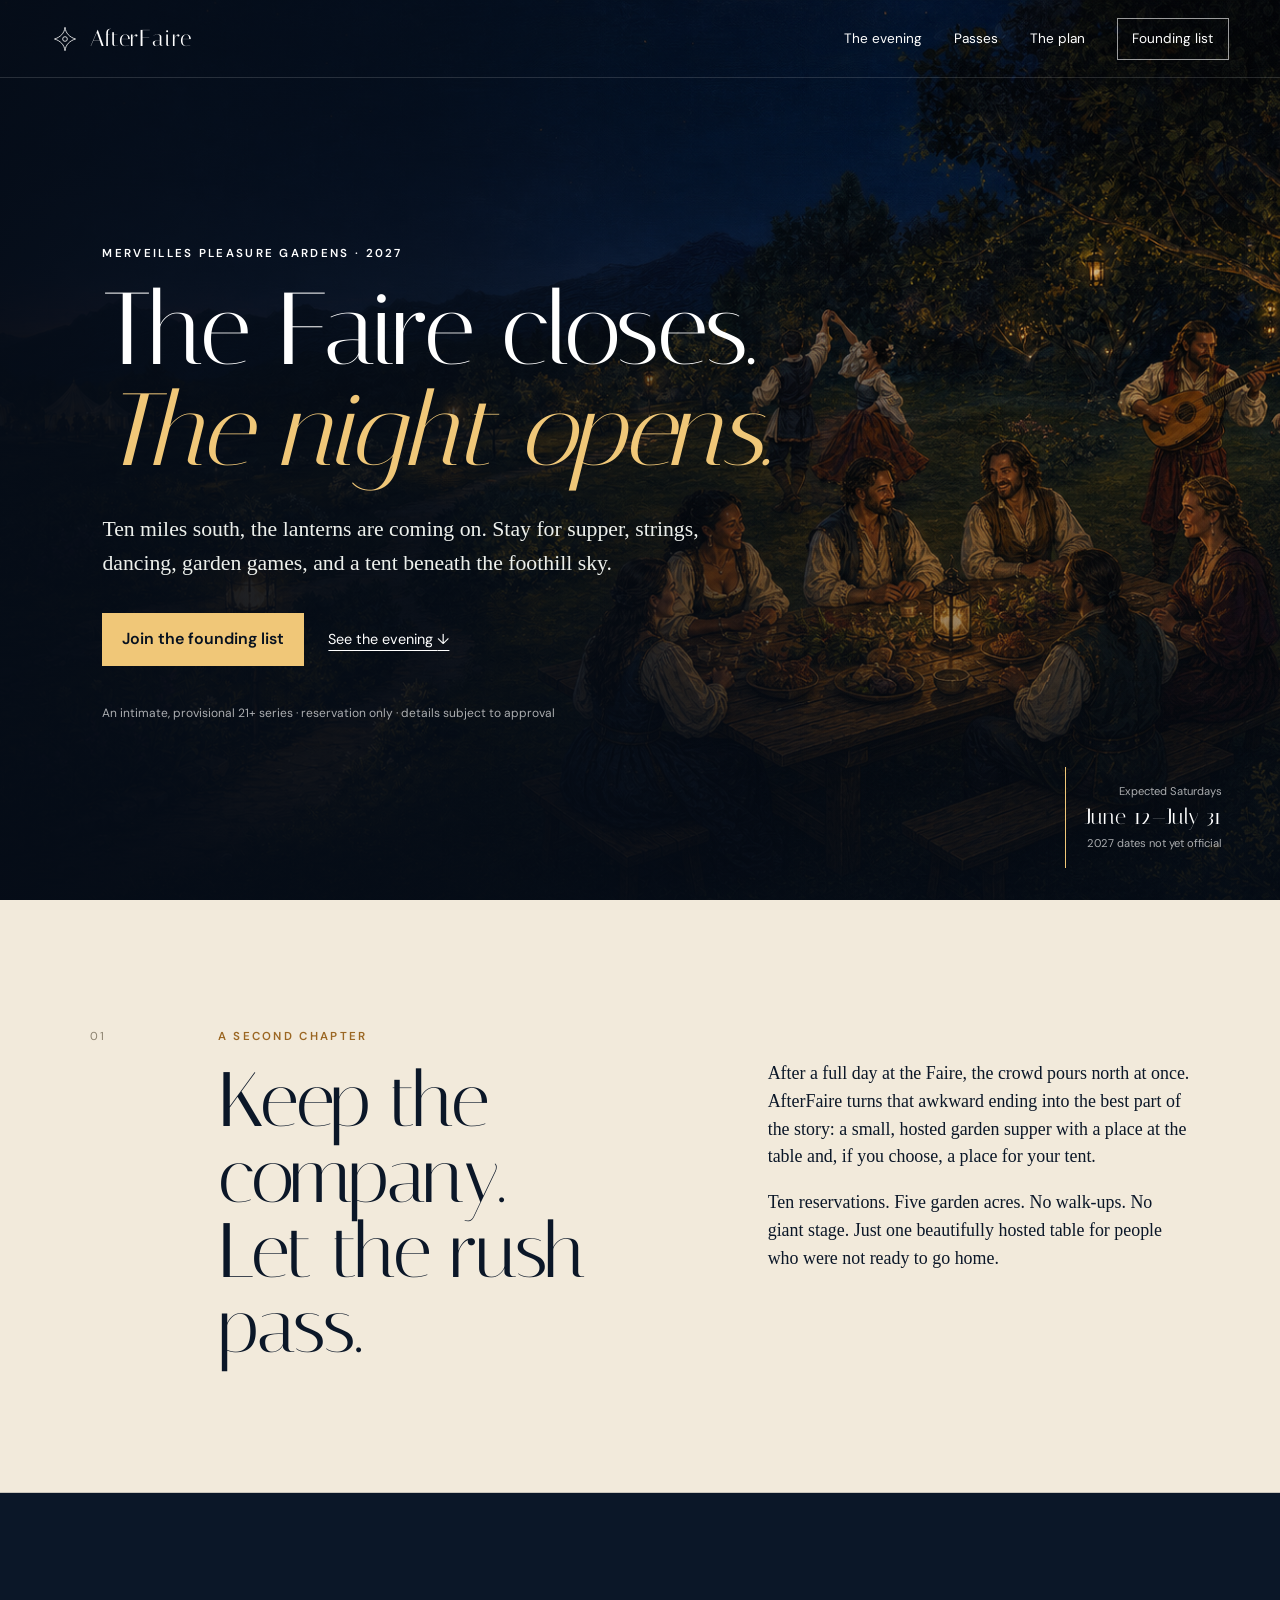
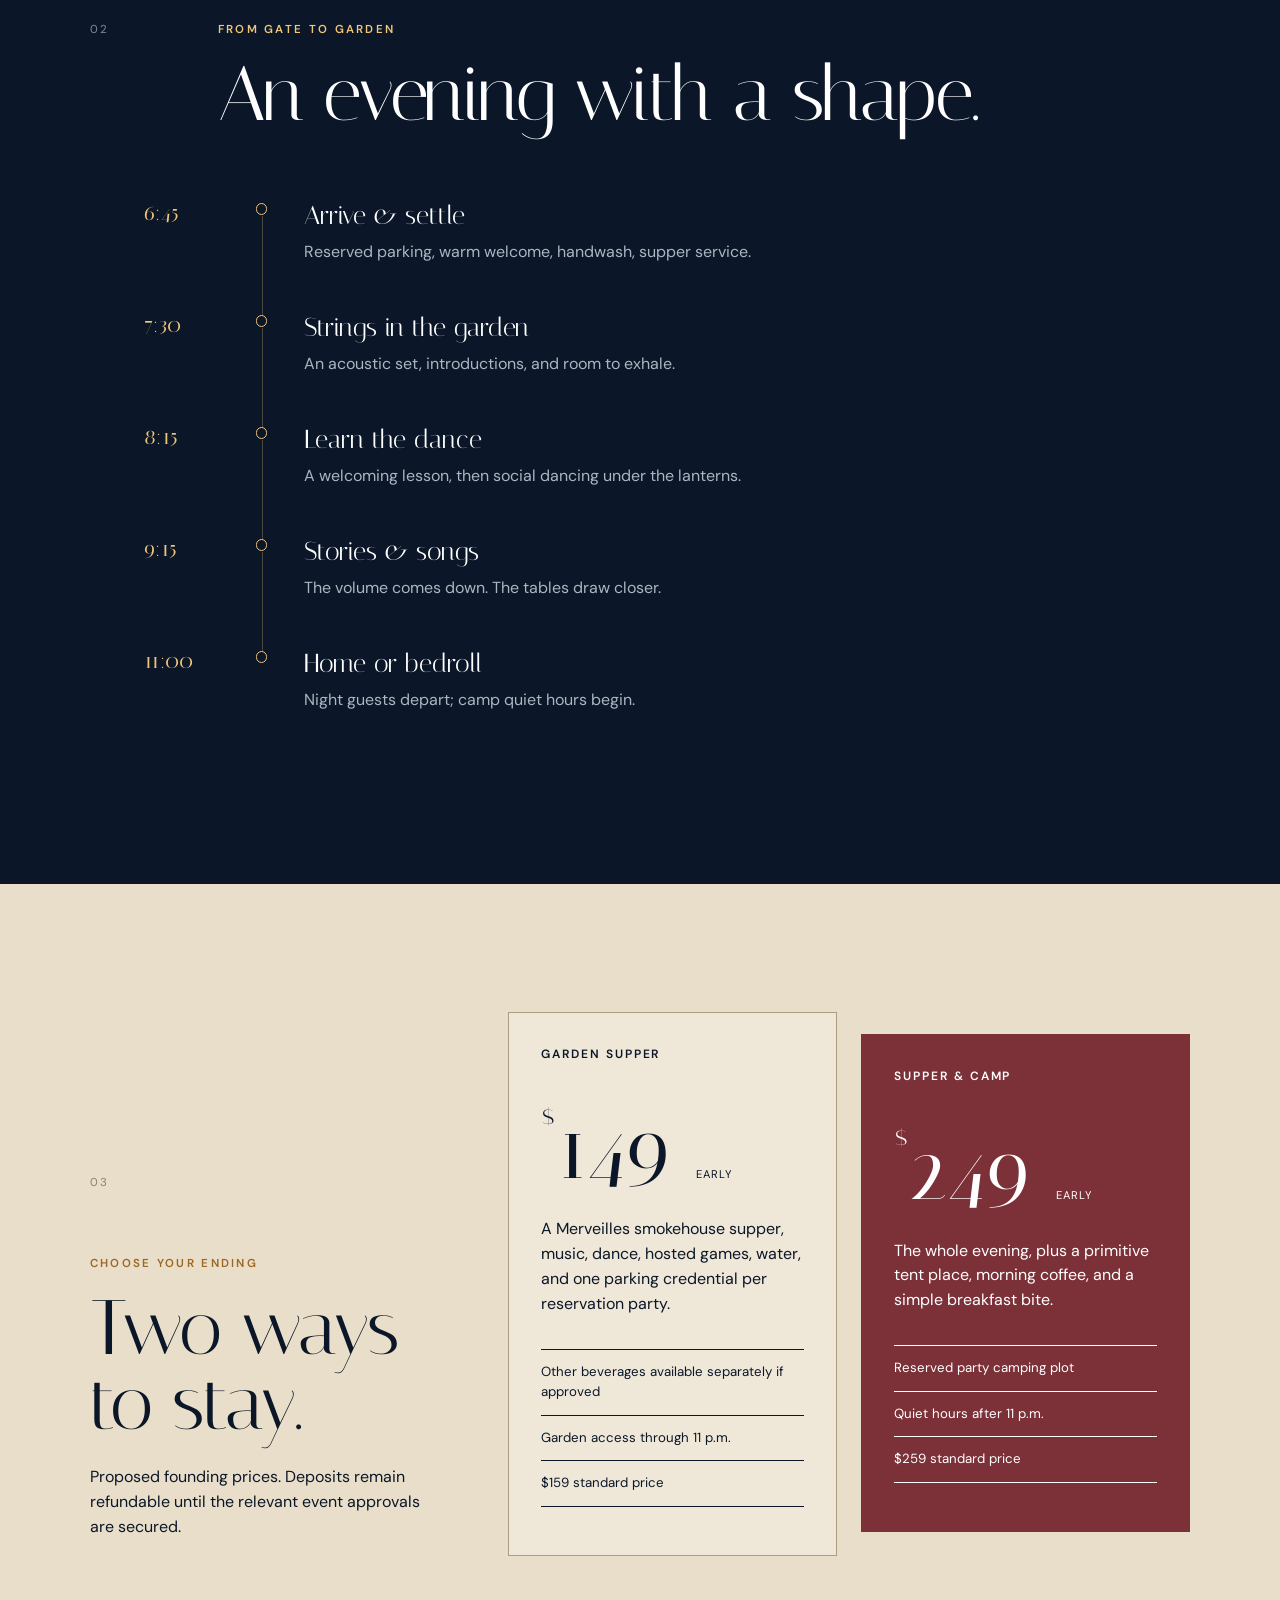
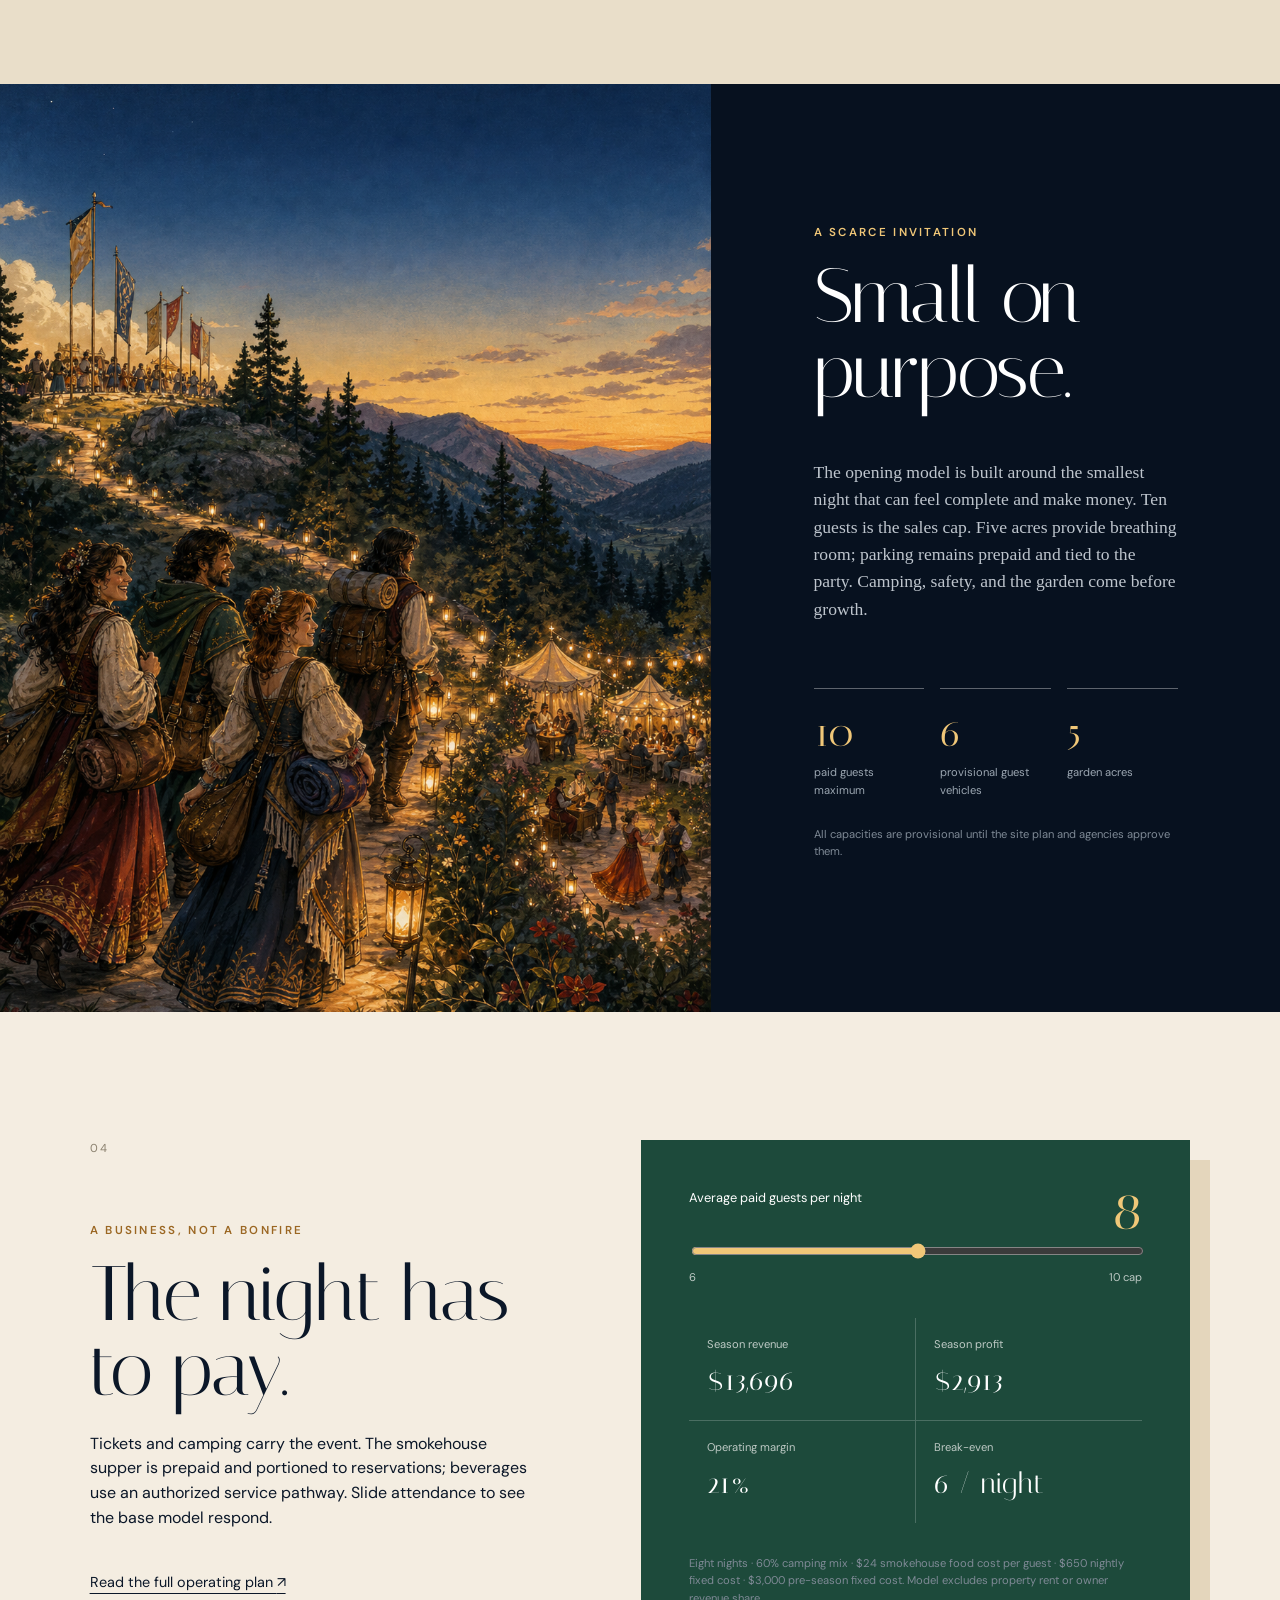
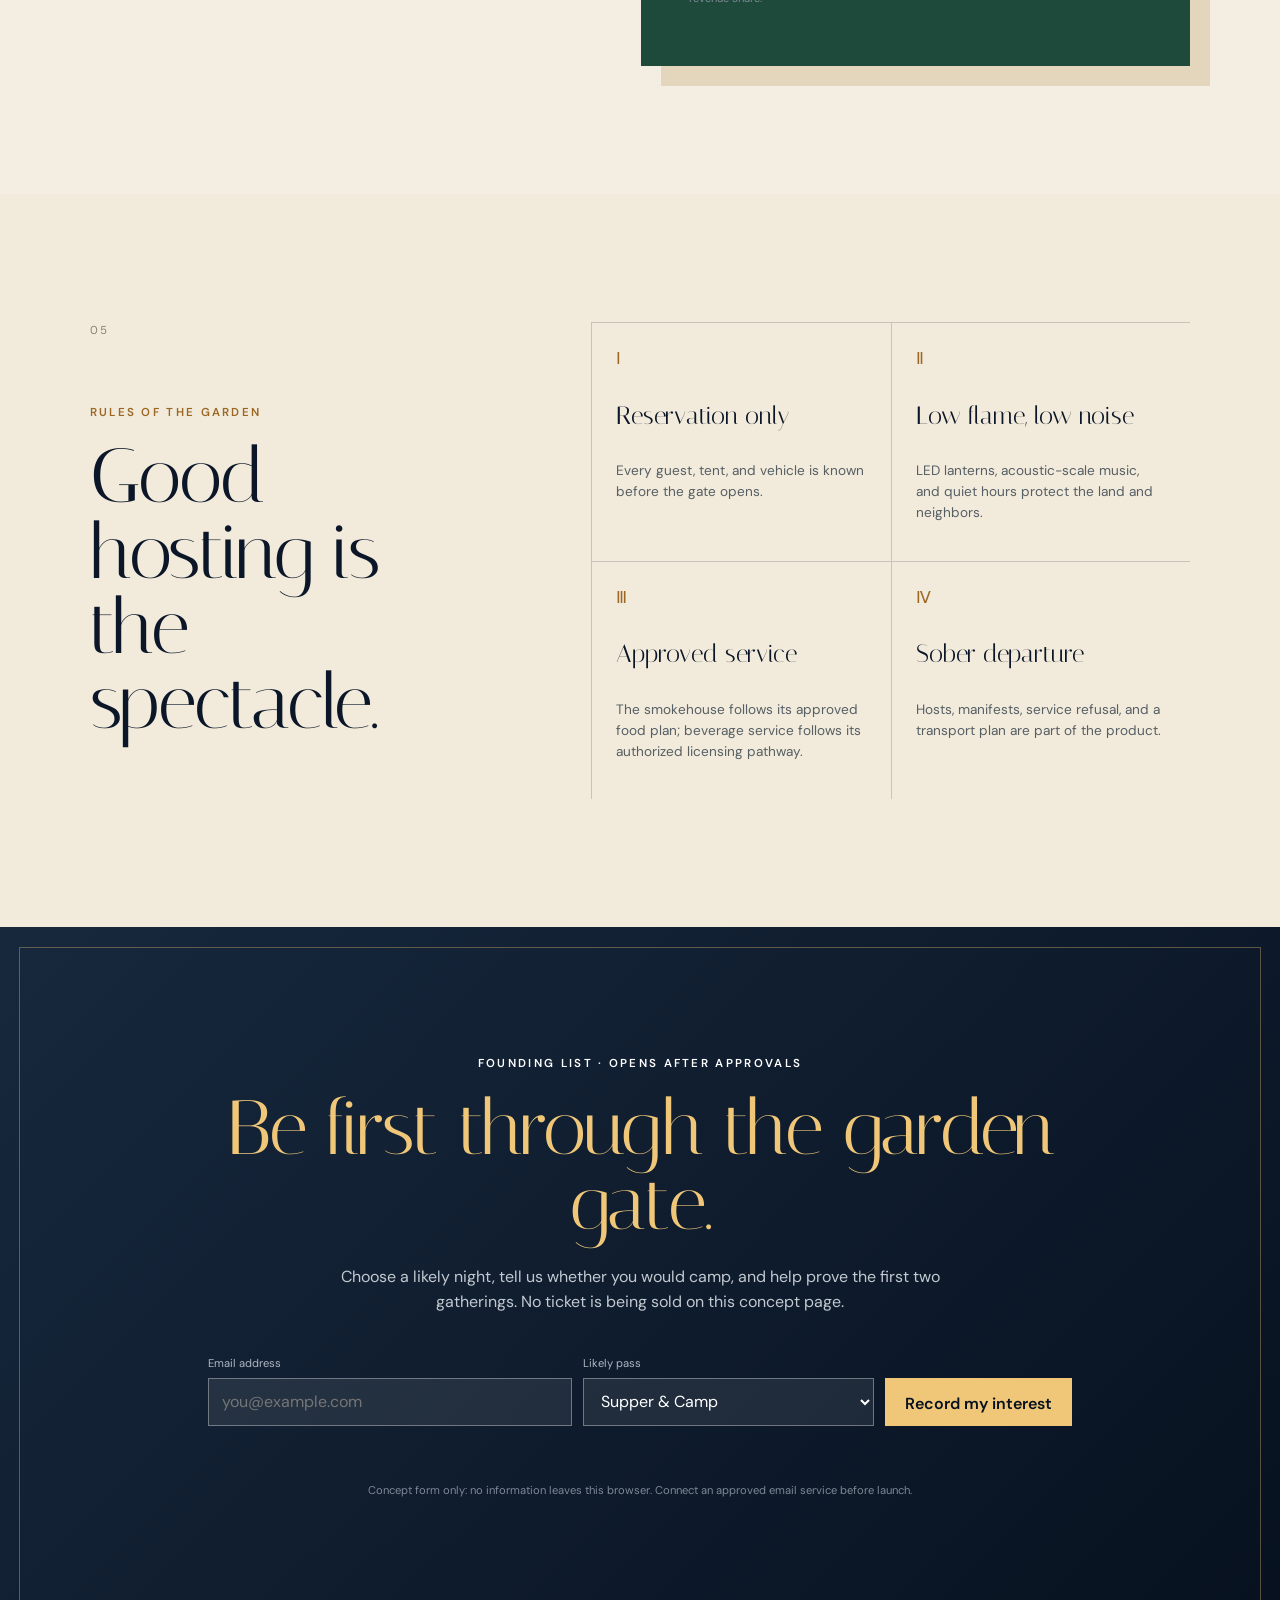
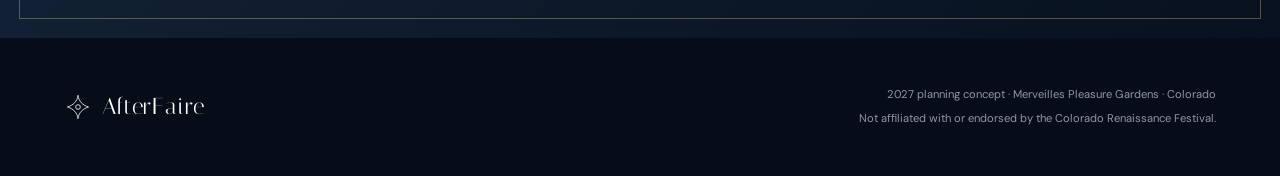
<file: index.html>
<!doctype html>
<html lang="en">
<head>
  <meta charset="utf-8">
  <meta name="viewport" content="width=device-width, initial-scale=1">
  <meta name="description" content="AfterFaire 2027: an intimate, reservation-only Renaissance Faire epilogue at Merveilles Pleasure Gardens.">
  <meta name="theme-color" content="#0b1728">
  <title>AfterFaire 2027 — The night opens</title>
  <link rel="preconnect" href="https://fonts.googleapis.com">
  <link rel="preconnect" href="https://fonts.gstatic.com" crossorigin>
  <link href="https://fonts.googleapis.com/css2?family=DM+Sans:wght@400;500;600&amp;family=Italiana&amp;display=swap" rel="stylesheet">
  <link rel="stylesheet" href="styles.css">
</head>
<body>
  <a class="skip-link" href="#main">Skip to content</a>

  <header class="site-header" data-header>
    <a class="wordmark" href="#top" aria-label="AfterFaire home">
      <svg viewBox="0 0 48 48" aria-hidden="true">
        <path d="M24 4c1 10 8 17 18 20-10 3-17 10-18 20-1-10-8-17-18-20C16 21 23 14 24 4Z"/>
        <circle cx="24" cy="24" r="4"/>
      </svg>
      <span>AfterFaire</span>
    </a>
    <nav aria-label="Primary navigation">
      <a href="#evening">The evening</a>
      <a href="#passes">Passes</a>
      <a href="#numbers">The plan</a>
      <a class="nav-cta" href="#founding">Founding list</a>
    </nav>
  </header>

  <main id="main">
    <section class="hero" id="top" aria-labelledby="hero-title">
      <img src="assets/afterfaire-hero-ten.png" alt="Ten costumed guests dining, dancing, and playing music in a spacious lantern-lit garden beneath the Colorado foothills.">
      <div class="hero-shade"></div>
      <div class="hero-copy">
        <p class="eyebrow">Merveilles Pleasure Gardens · 2027</p>
        <h1 id="hero-title">The Faire closes.<br><em>The night opens.</em></h1>
        <p class="hero-lede">Ten miles south, the lanterns are coming on. Stay for supper, strings, dancing, garden games, and a tent beneath the foothill sky.</p>
        <div class="hero-actions">
          <a class="button button-gold" href="#founding">Join the founding list</a>
          <a class="text-link" href="#evening">See the evening <span aria-hidden="true">↓</span></a>
        </div>
        <p class="provisional">An intimate, provisional 21+ series · reservation only · details subject to approval</p>
      </div>
      <div class="hero-note" aria-hidden="true">
        <span>Expected Saturdays</span>
        <strong>June 12—July 31</strong>
        <small>2027 dates not yet official</small>
      </div>
    </section>

    <section class="thesis section-pad">
      <p class="section-number">01</p>
      <div>
        <p class="eyebrow amber">A second chapter</p>
        <h2>Keep the company.<br>Let the rush pass.</h2>
      </div>
      <div class="thesis-copy">
        <p>After a full day at the Faire, the crowd pours north at once. AfterFaire turns that awkward ending into the best part of the story: a small, hosted garden supper with a place at the table and, if you choose, a place for your tent.</p>
        <p>Ten reservations. Five garden acres. No walk-ups. No giant stage. Just one beautifully hosted table for people who were not ready to go home.</p>
      </div>
    </section>

    <section class="evening" id="evening" aria-labelledby="evening-title">
      <div class="evening-intro section-pad">
        <p class="section-number">02</p>
        <div>
          <p class="eyebrow amber">From gate to garden</p>
          <h2 id="evening-title">An evening with a shape.</h2>
        </div>
      </div>
      <ol class="timeline">
        <li>
          <time>6:45</time>
          <span class="timeline-dot"></span>
          <div><strong>Arrive &amp; settle</strong><p>Reserved parking, warm welcome, handwash, supper service.</p></div>
        </li>
        <li>
          <time>7:30</time>
          <span class="timeline-dot"></span>
          <div><strong>Strings in the garden</strong><p>An acoustic set, introductions, and room to exhale.</p></div>
        </li>
        <li>
          <time>8:15</time>
          <span class="timeline-dot"></span>
          <div><strong>Learn the dance</strong><p>A welcoming lesson, then social dancing under the lanterns.</p></div>
        </li>
        <li>
          <time>9:15</time>
          <span class="timeline-dot"></span>
          <div><strong>Stories &amp; songs</strong><p>The volume comes down. The tables draw closer.</p></div>
        </li>
        <li>
          <time>11:00</time>
          <span class="timeline-dot"></span>
          <div><strong>Home or bedroll</strong><p>Night guests depart; camp quiet hours begin.</p></div>
        </li>
      </ol>
    </section>

    <section class="passes section-pad" id="passes" aria-labelledby="passes-title">
      <div class="passes-heading">
        <p class="section-number">03</p>
        <p class="eyebrow amber">Choose your ending</p>
        <h2 id="passes-title">Two ways to stay.</h2>
        <p>Proposed founding prices. Deposits remain refundable until the relevant event approvals are secured.</p>
      </div>
      <article class="pass-card">
        <p class="card-kicker">Garden Supper</p>
        <p class="price"><sup>$</sup>149 <small>early</small></p>
        <p>A Merveilles smokehouse supper, music, dance, hosted games, water, and one parking credential per reservation party.</p>
        <ul>
          <li>Other beverages available separately if approved</li>
          <li>Garden access through 11 p.m.</li>
          <li>$159 standard price</li>
        </ul>
      </article>
      <article class="pass-card featured">
        <p class="card-kicker">Supper &amp; Camp</p>
        <p class="price"><sup>$</sup>249 <small>early</small></p>
        <p>The whole evening, plus a primitive tent place, morning coffee, and a simple breakfast bite.</p>
        <ul>
          <li>Reserved party camping plot</li>
          <li>Quiet hours after 11 p.m.</li>
          <li>$259 standard price</li>
        </ul>
      </article>
    </section>

    <section class="journey" aria-labelledby="journey-title">
      <div class="journey-image">
        <img src="assets/afterfaire-journey.png" alt="Four costumed friends follow a lantern path from a distant fair toward a garden gathering in the foothills.">
      </div>
      <div class="journey-copy">
        <p class="eyebrow amber">A scarce invitation</p>
        <h2 id="journey-title">Small on purpose.</h2>
        <p>The opening model is built around the smallest night that can feel complete and make money. Ten guests is the sales cap. Five acres provide breathing room; parking remains prepaid and tied to the party. Camping, safety, and the garden come before growth.</p>
        <dl class="facts">
          <div><dt>10</dt><dd>paid guests maximum</dd></div>
          <div><dt>6</dt><dd>provisional guest vehicles</dd></div>
          <div><dt>5</dt><dd>garden acres</dd></div>
        </dl>
        <p class="small-print">All capacities are provisional until the site plan and agencies approve them.</p>
      </div>
    </section>

    <section class="numbers section-pad" id="numbers" aria-labelledby="numbers-title">
      <div class="numbers-heading">
        <p class="section-number">04</p>
        <p class="eyebrow amber">A business, not a bonfire</p>
        <h2 id="numbers-title">The night has to pay.</h2>
        <p>Tickets and camping carry the event. The smokehouse supper is prepaid and portioned to reservations; beverages use an authorized service pathway. Slide attendance to see the base model respond.</p>
        <a class="text-link dark-link" href="business-plan.md">Read the full operating plan <span aria-hidden="true">↗</span></a>
      </div>
      <div class="calculator" data-calculator>
        <div class="calc-control">
          <label for="attendance">Average paid guests per night</label>
          <output id="attendance-output" for="attendance">8</output>
          <input id="attendance" type="range" min="6" max="10" value="8" step="1">
          <div class="range-labels"><span>6</span><span>10 cap</span></div>
        </div>
        <div class="calc-results" aria-live="polite">
          <div><span>Season revenue</span><strong data-revenue>$13,696</strong></div>
          <div><span>Season profit</span><strong data-profit>$2,913</strong></div>
          <div><span>Operating margin</span><strong data-margin>21%</strong></div>
          <div><span>Break-even</span><strong>6 / night</strong></div>
        </div>
        <p class="calc-note">Eight nights · 60% camping mix · $24 smokehouse food cost per guest · $650 nightly fixed cost · $3,000 pre-season fixed cost. Model excludes property rent or owner revenue share.</p>
      </div>
    </section>

    <section class="principles section-pad" aria-labelledby="principles-title">
      <div>
        <p class="section-number">05</p>
        <p class="eyebrow amber">Rules of the garden</p>
        <h2 id="principles-title">Good hosting is the spectacle.</h2>
      </div>
      <div class="principle-grid">
        <article><span>Ⅰ</span><h3>Reservation only</h3><p>Every guest, tent, and vehicle is known before the gate opens.</p></article>
        <article><span>Ⅱ</span><h3>Low flame, low noise</h3><p>LED lanterns, acoustic-scale music, and quiet hours protect the land and neighbors.</p></article>
        <article><span>Ⅲ</span><h3>Approved service</h3><p>The smokehouse follows its approved food plan; beverage service follows its authorized licensing pathway.</p></article>
        <article><span>Ⅳ</span><h3>Sober departure</h3><p>Hosts, manifests, service refusal, and a transport plan are part of the product.</p></article>
      </div>
    </section>

    <section class="founding" id="founding" aria-labelledby="founding-title">
      <div class="founding-inner">
        <p class="eyebrow">Founding list · opens after approvals</p>
        <h2 id="founding-title">Be first through the garden gate.</h2>
        <p>Choose a likely night, tell us whether you would camp, and help prove the first two gatherings. No ticket is being sold on this concept page.</p>
        <form class="signup" data-signup>
          <label><span>Email address</span><input type="email" name="email" autocomplete="email" placeholder="you@example.com" required></label>
          <label><span>Likely pass</span><select name="pass"><option>Supper &amp; Camp</option><option>Garden Supper</option><option>Not sure yet</option></select></label>
          <button class="button button-gold" type="submit">Record my interest</button>
        </form>
        <p class="form-message" data-form-message role="status"></p>
        <p class="privacy">Concept form only: no information leaves this browser. Connect an approved email service before launch.</p>
      </div>
    </section>
  </main>

  <footer>
    <a class="wordmark footer-mark" href="#top">
      <svg viewBox="0 0 48 48" aria-hidden="true"><path d="M24 4c1 10 8 17 18 20-10 3-17 10-18 20-1-10-8-17-18-20C16 21 23 14 24 4Z"/><circle cx="24" cy="24" r="4"/></svg>
      <span>AfterFaire</span>
    </a>
    <p>2027 planning concept · Merveilles Pleasure Gardens · Colorado</p>
    <p>Not affiliated with or endorsed by the Colorado Renaissance Festival.</p>
  </footer>

  <script src="script.js"></script>
</body>
</html>
</file>
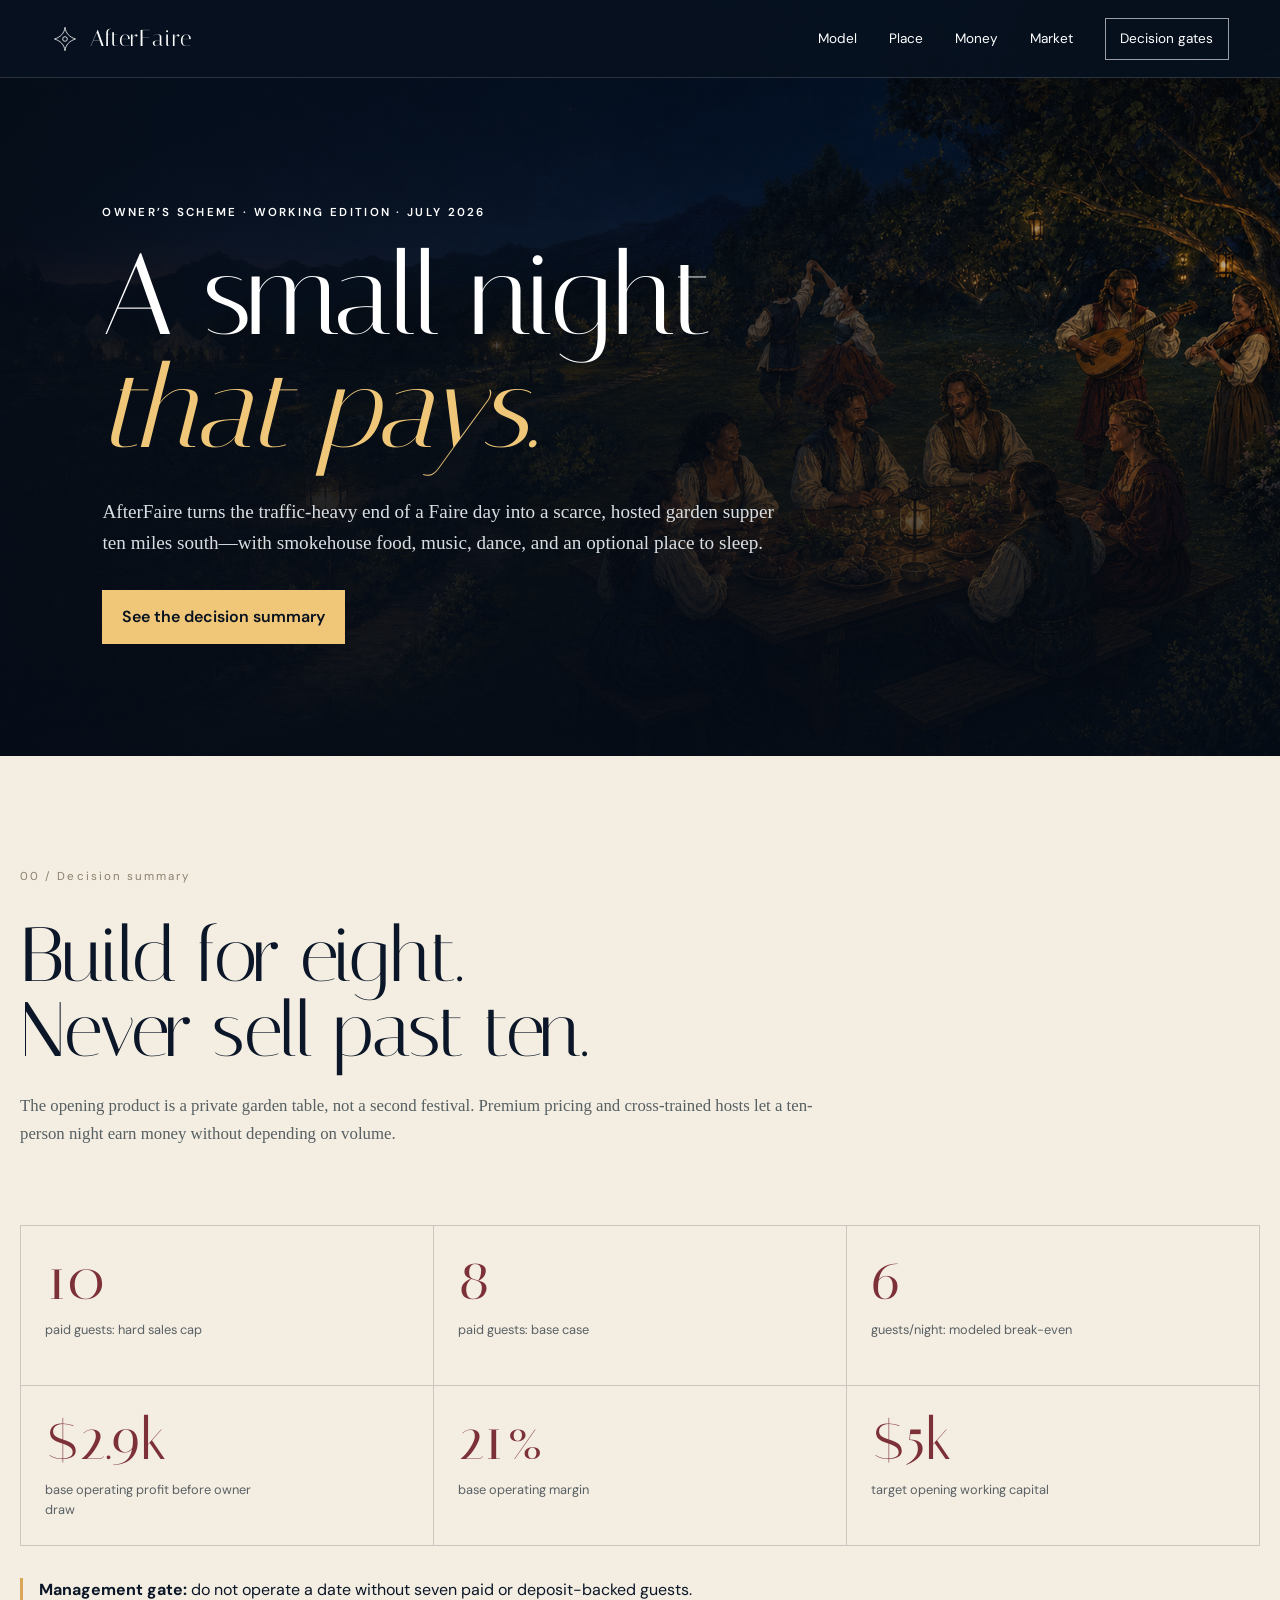
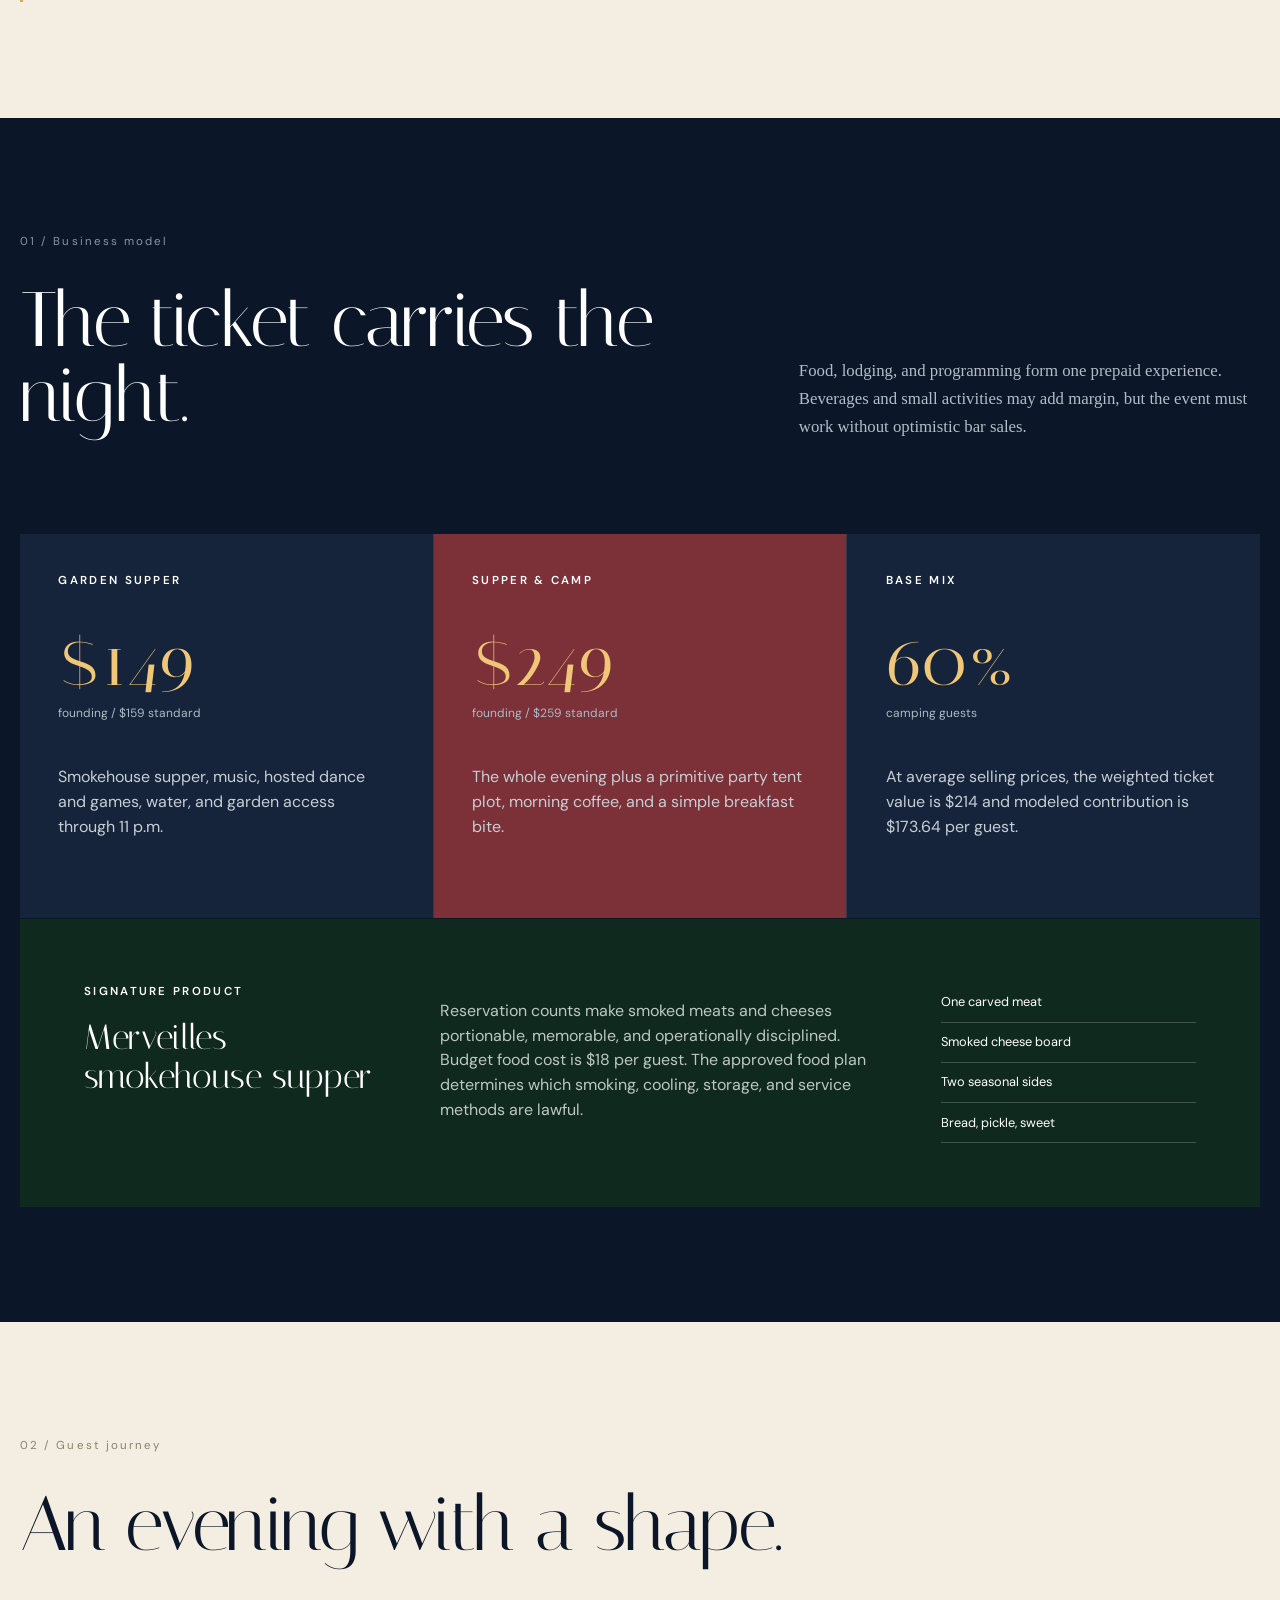
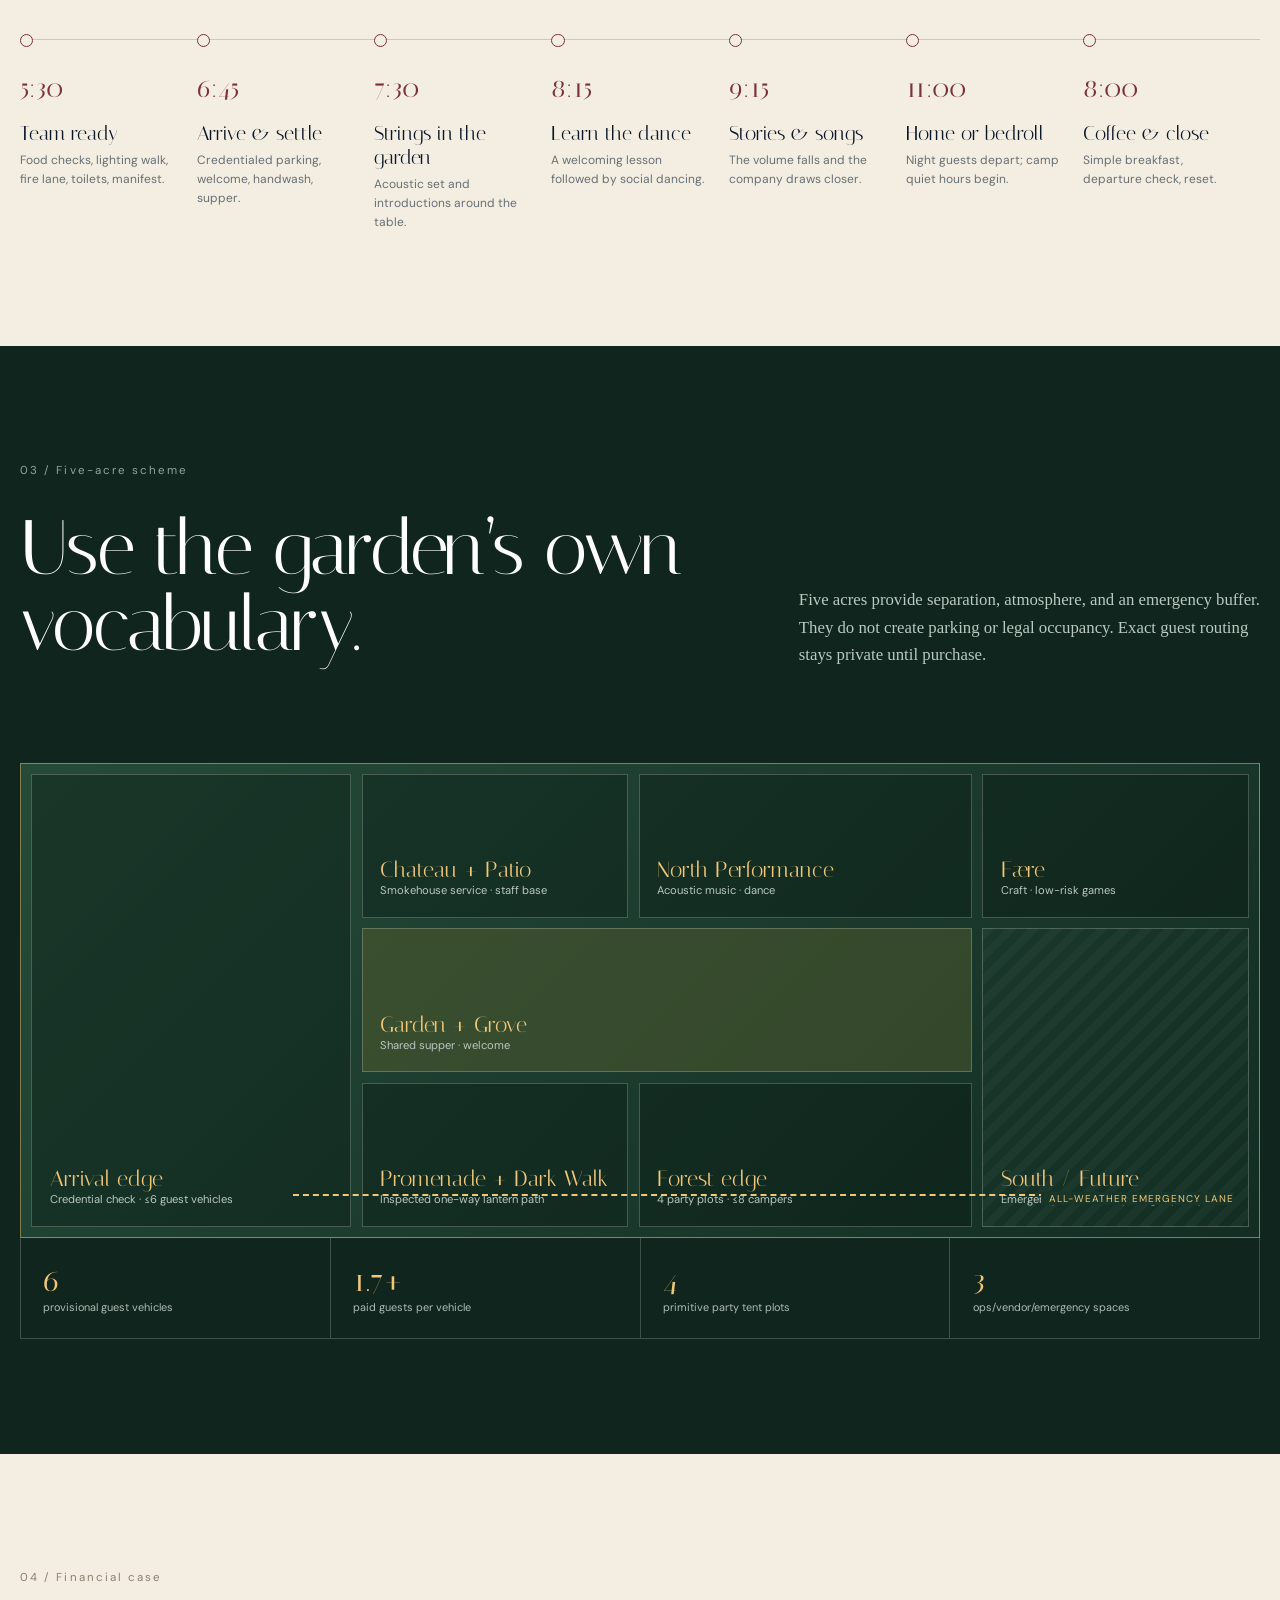
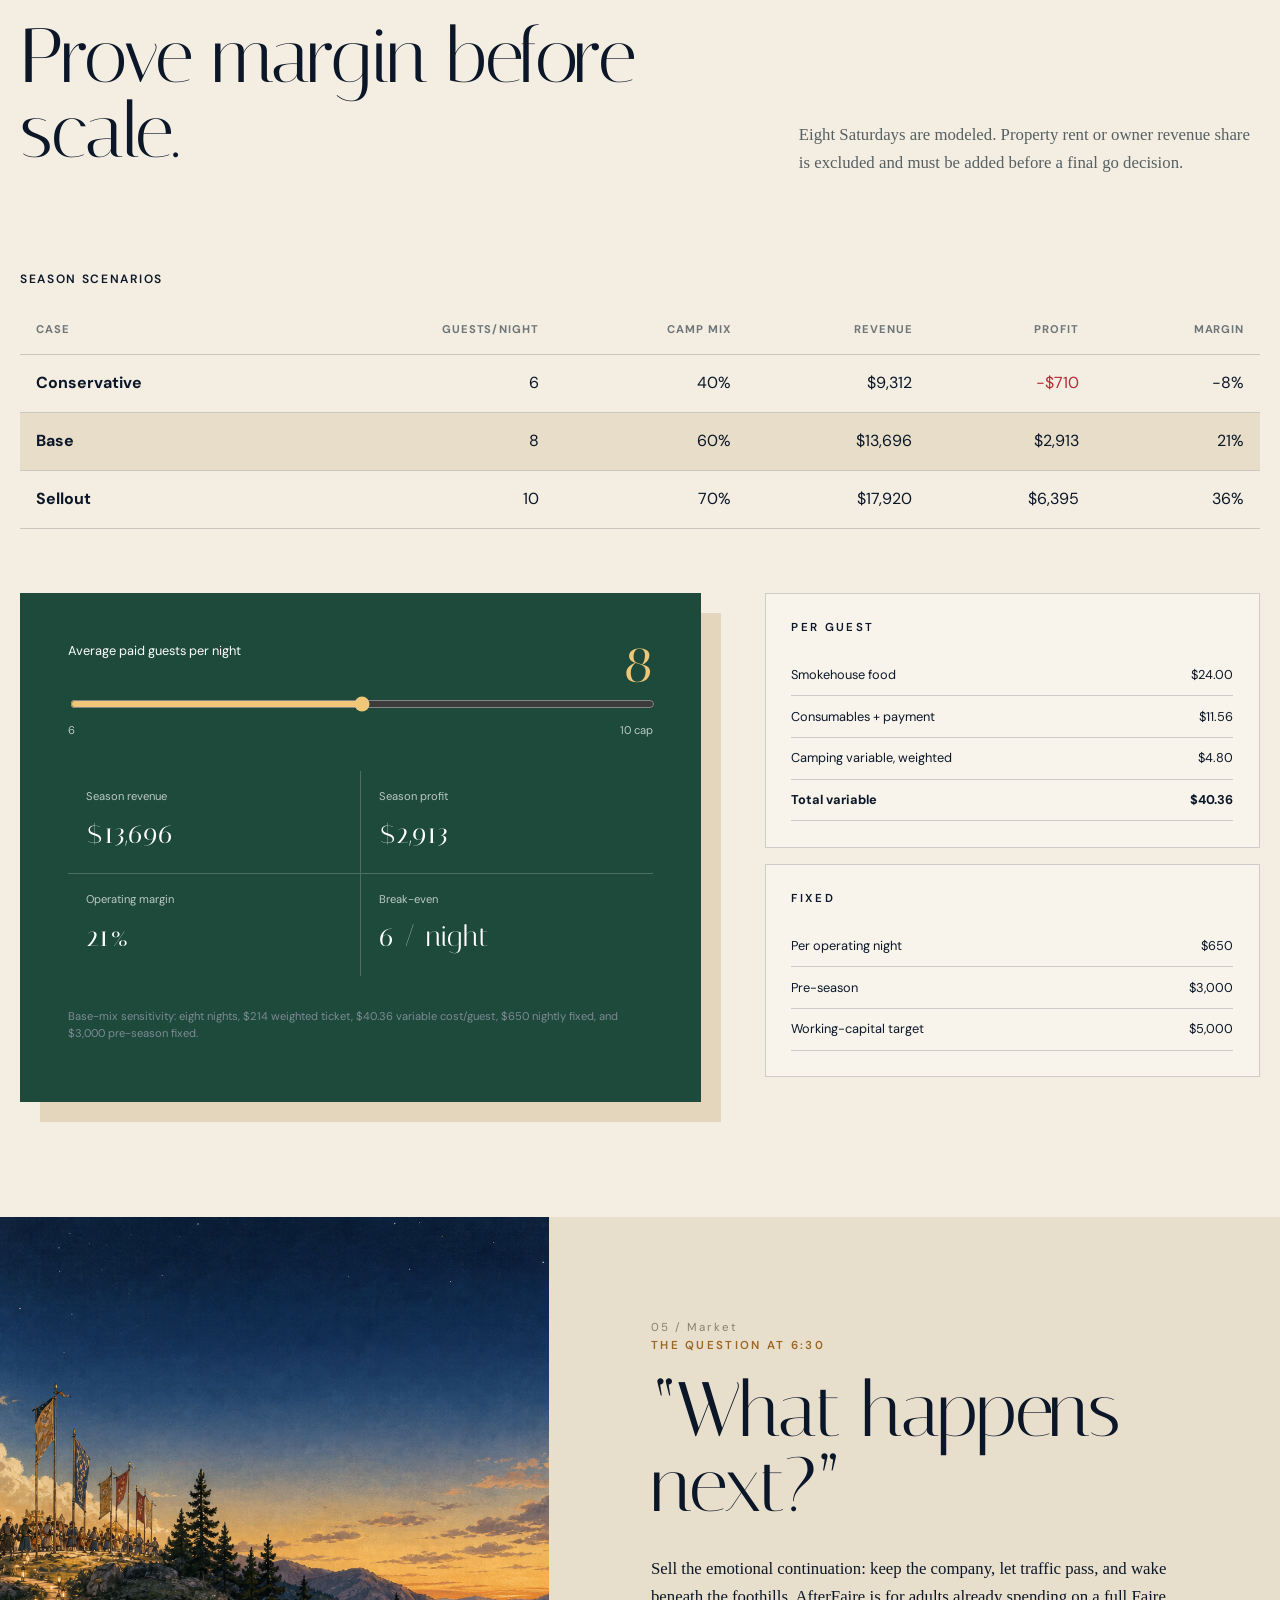
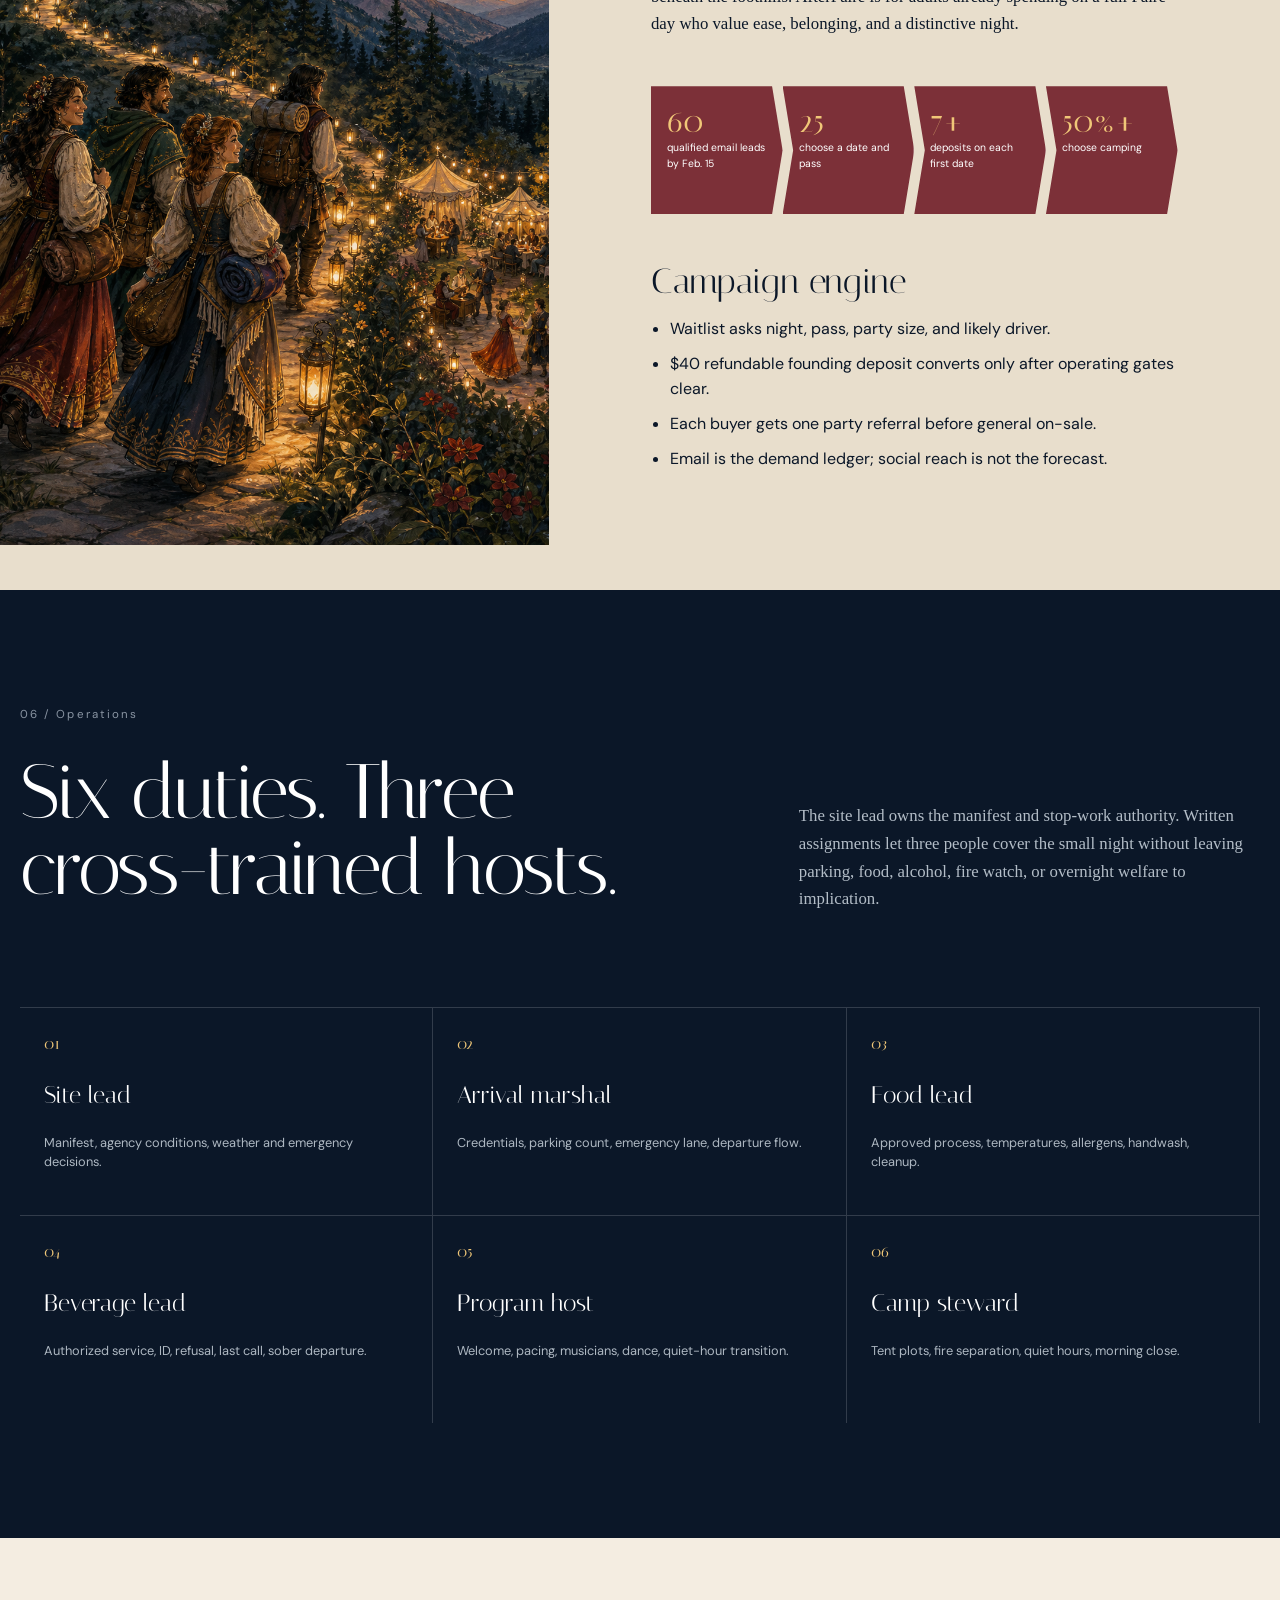
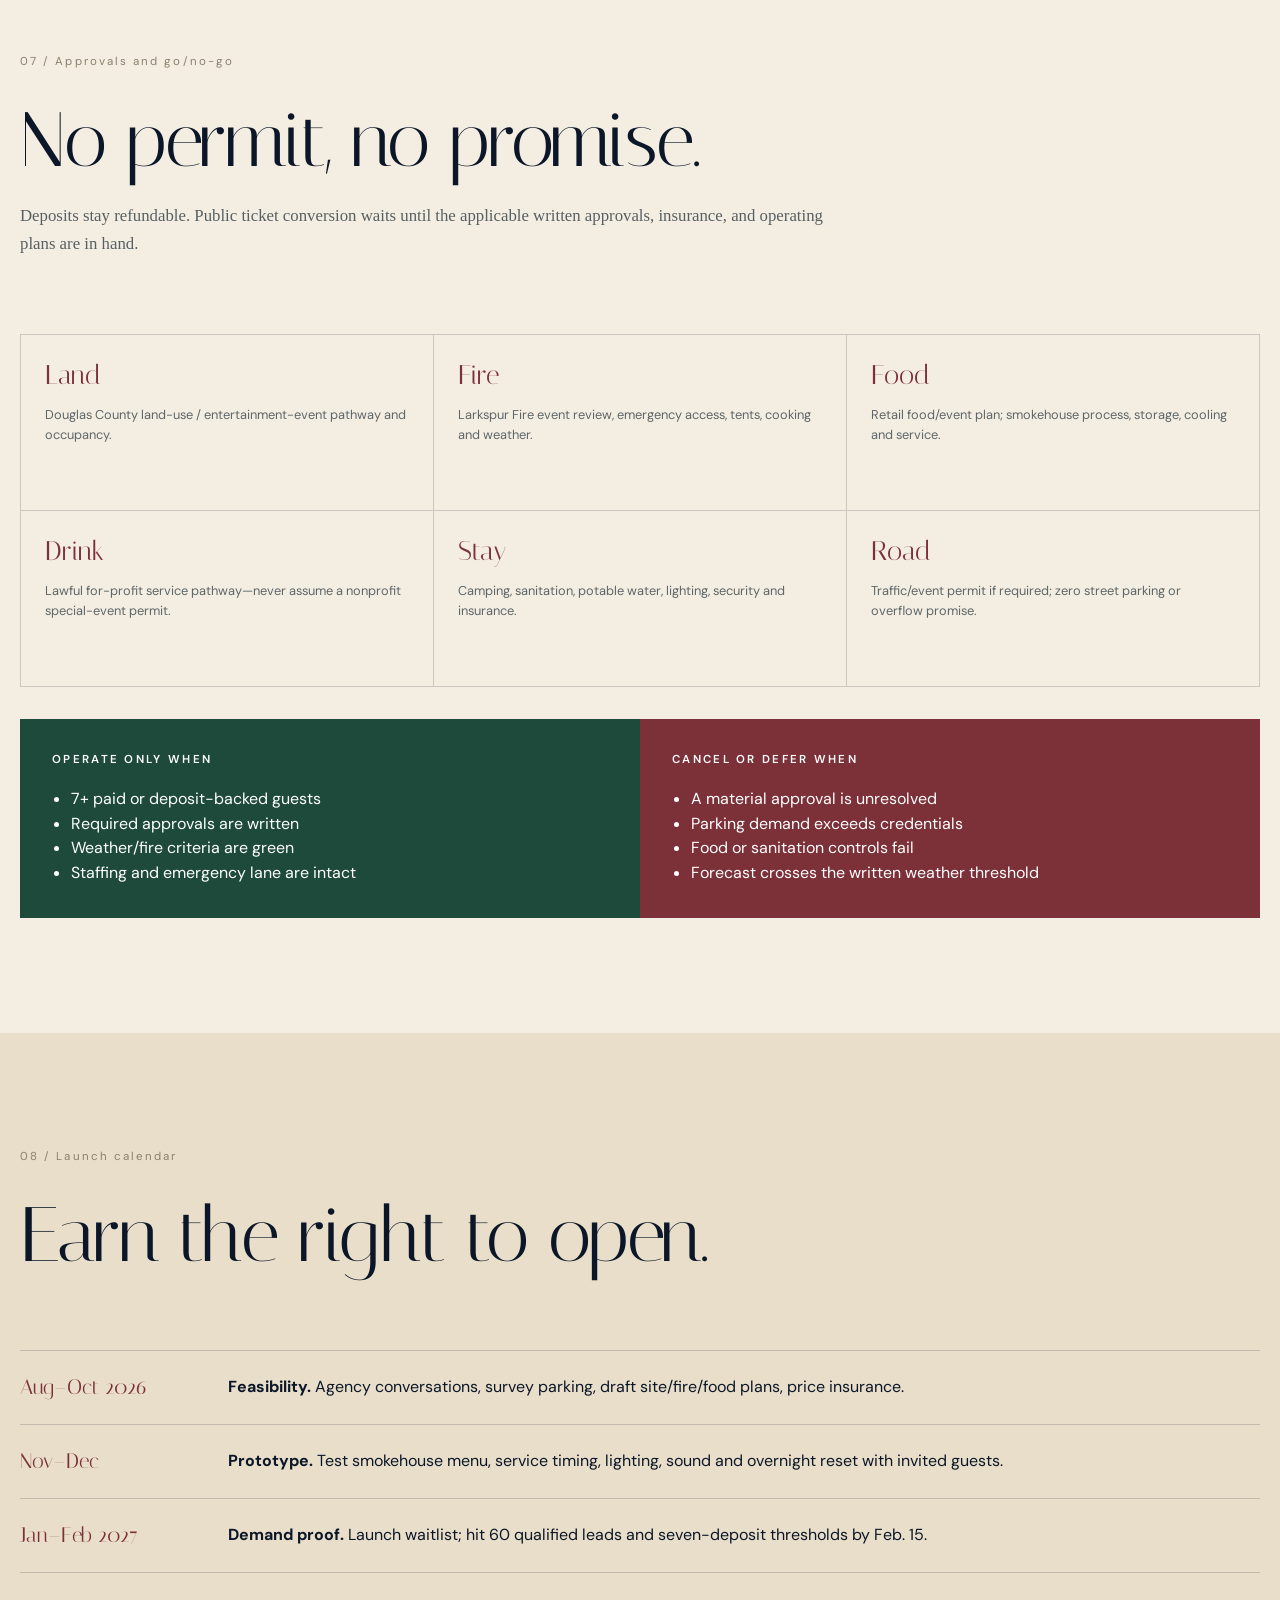
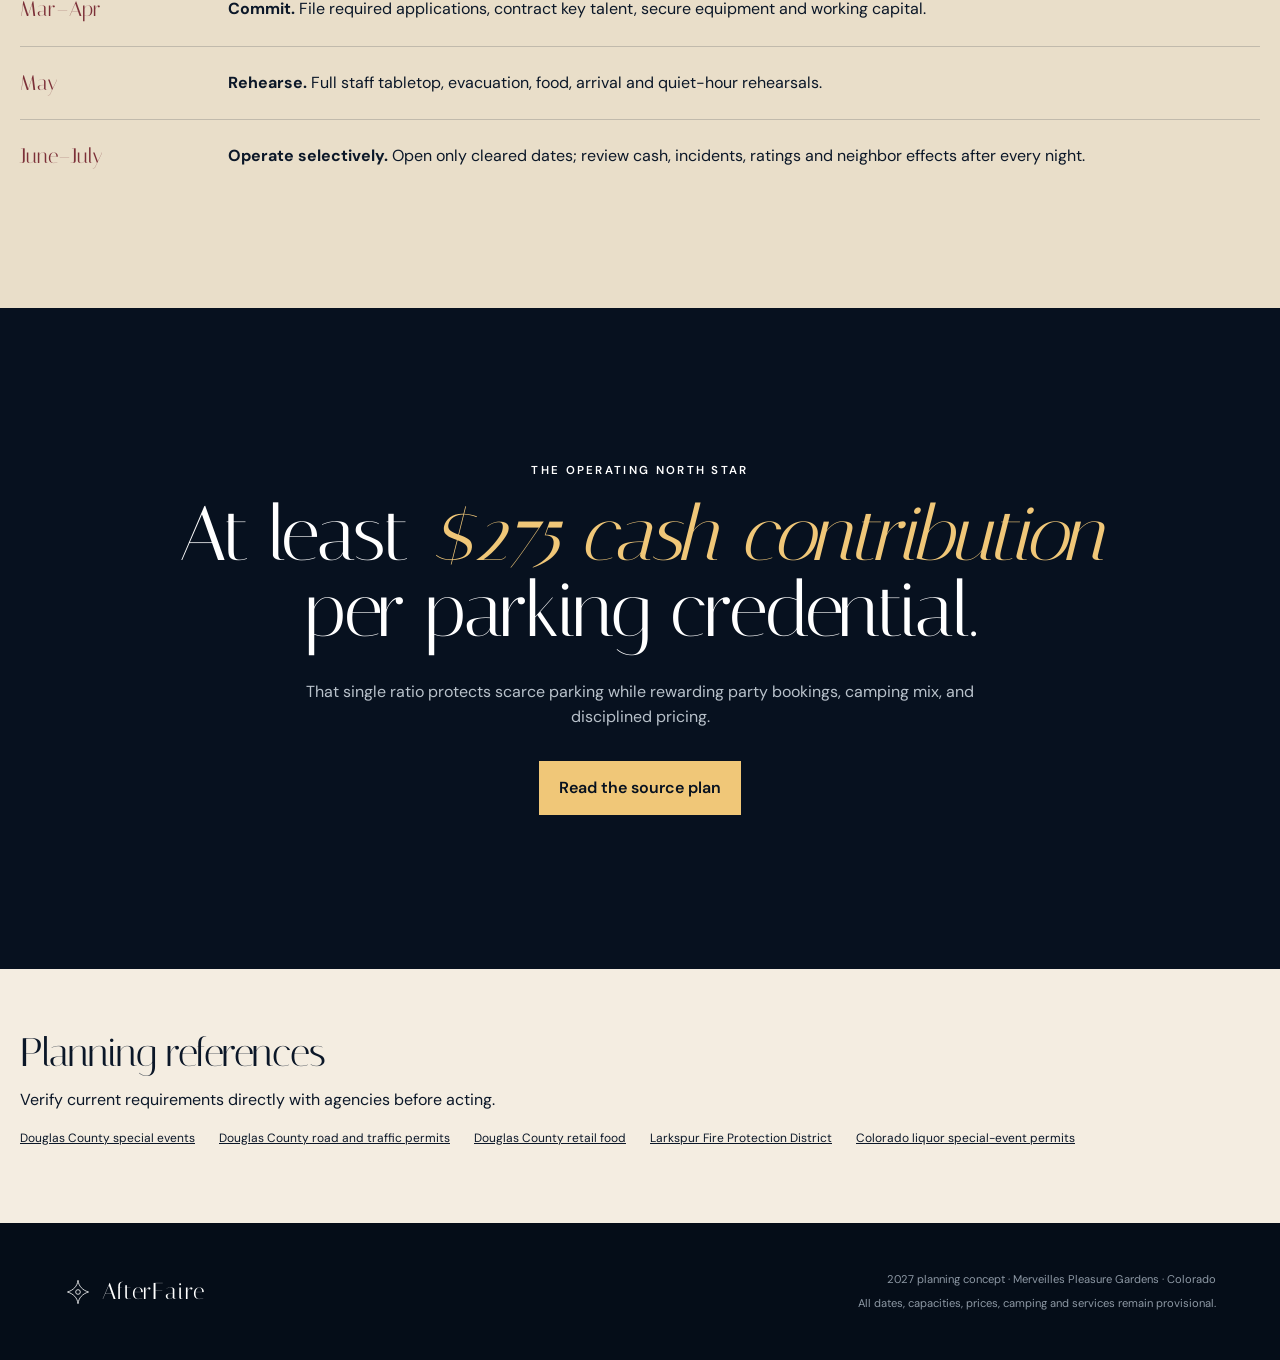
<file: scheme/index.html>
<!doctype html>
<html lang="en">
<head>
  <meta charset="utf-8">
  <meta name="viewport" content="width=device-width, initial-scale=1">
  <meta name="description" content="The illustrated business, marketing, and operating scheme for AfterFaire 2027 at Merveilles Pleasure Gardens.">
  <meta name="theme-color" content="#07111f">
  <link rel="canonical" href="https://afterfaire.co/scheme/">
  <title>AfterFaire 2027 — Business Scheme</title>
  <link rel="preconnect" href="https://fonts.googleapis.com">
  <link rel="preconnect" href="https://fonts.gstatic.com" crossorigin>
  <link href="https://fonts.googleapis.com/css2?family=DM+Sans:wght@400;500;600&amp;family=Italiana&amp;display=swap" rel="stylesheet">
  <link rel="stylesheet" href="../styles.css">
  <link rel="stylesheet" href="scheme.css">
</head>
<body class="scheme-page">
  <a class="skip-link" href="#main">Skip to plan</a>

  <header class="site-header scheme-header" data-header>
    <a class="wordmark" href="../" aria-label="Back to AfterFaire home">
      <svg viewBox="0 0 48 48" aria-hidden="true"><path d="M24 4c1 10 8 17 18 20-10 3-17 10-18 20-1-10-8-17-18-20C16 21 23 14 24 4Z"/><circle cx="24" cy="24" r="4"/></svg>
      <span>AfterFaire</span>
    </a>
    <nav aria-label="Plan navigation">
      <a href="#model">Model</a>
      <a href="#place">Place</a>
      <a href="#money">Money</a>
      <a href="#market">Market</a>
      <a class="nav-cta" href="#gates">Decision gates</a>
    </nav>
  </header>

  <main id="main">
    <section class="scheme-hero" aria-labelledby="scheme-title">
      <img src="../assets/afterfaire-hero-ten.png" alt="Ten costumed guests dining, dancing, and playing music in a spacious lantern-lit garden.">
      <div class="scheme-hero-shade"></div>
      <div class="scheme-hero-copy">
        <p class="eyebrow">Owner’s scheme · working edition · July 2026</p>
        <h1 id="scheme-title">A small night<br><em>that pays.</em></h1>
        <p>AfterFaire turns the traffic-heavy end of a Faire day into a scarce, hosted garden supper ten miles south—with smokehouse food, music, dance, and an optional place to sleep.</p>
        <a class="button button-gold" href="#decision">See the decision summary</a>
      </div>
    </section>

    <section class="decision section-shell" id="decision" aria-labelledby="decision-title">
      <div class="section-intro">
        <p class="section-number">00 / Decision summary</p>
        <h2 id="decision-title">Build for eight.<br>Never sell past ten.</h2>
        <p>The opening product is a private garden table, not a second festival. Premium pricing and cross-trained hosts let a ten-person night earn money without depending on volume.</p>
      </div>
      <dl class="metric-grid">
        <div><dt>10</dt><dd>paid guests: hard sales cap</dd></div>
        <div><dt>8</dt><dd>paid guests: base case</dd></div>
        <div><dt>6</dt><dd>guests/night: modeled break-even</dd></div>
        <div><dt>$2.9k</dt><dd>base operating profit before owner draw</dd></div>
        <div><dt>21%</dt><dd>base operating margin</dd></div>
        <div><dt>$5k</dt><dd>target opening working capital</dd></div>
      </dl>
      <p class="decision-line"><strong>Management gate:</strong> do not operate a date without seven paid or deposit-backed guests.</p>
    </section>

    <section class="plan-section dark-section" id="model" aria-labelledby="model-title">
      <div class="section-shell">
        <div class="section-intro split-intro">
          <div><p class="section-number">01 / Business model</p><h2 id="model-title">The ticket carries the night.</h2></div>
          <p>Food, lodging, and programming form one prepaid experience. Beverages and small activities may add margin, but the event must work without optimistic bar sales.</p>
        </div>
        <div class="offer-grid">
          <article class="offer-card"><p class="eyebrow">Garden Supper</p><strong>$149</strong><span>founding / $159 standard</span><p>Smokehouse supper, music, hosted dance and games, water, and garden access through 11 p.m.</p></article>
          <article class="offer-card featured-offer"><p class="eyebrow">Supper &amp; Camp</p><strong>$249</strong><span>founding / $259 standard</span><p>The whole evening plus a primitive party tent plot, morning coffee, and a simple breakfast bite.</p></article>
          <article class="offer-card"><p class="eyebrow">Base mix</p><strong>60%</strong><span>camping guests</span><p>At average selling prices, the weighted ticket value is $214 and modeled contribution is $173.64 per guest.</p></article>
        </div>
        <div class="smokehouse-band">
          <div><p class="eyebrow">Signature product</p><h3>Merveilles smokehouse supper</h3></div>
          <p>Reservation counts make smoked meats and cheeses portionable, memorable, and operationally disciplined. Budget food cost is $18 per guest. The approved food plan determines which smoking, cooling, storage, and service methods are lawful.</p>
          <ul><li>One carved meat</li><li>Smoked cheese board</li><li>Two seasonal sides</li><li>Bread, pickle, sweet</li></ul>
        </div>
      </div>
    </section>

    <section class="plan-section section-shell" id="journey" aria-labelledby="journey-heading">
      <div class="section-intro"><p class="section-number">02 / Guest journey</p><h2 id="journey-heading">An evening with a shape.</h2></div>
      <ol class="scheme-timeline">
        <li><time>5:30</time><div><strong>Team ready</strong><span>Food checks, lighting walk, fire lane, toilets, manifest.</span></div></li>
        <li><time>6:45</time><div><strong>Arrive &amp; settle</strong><span>Credentialed parking, welcome, handwash, supper.</span></div></li>
        <li><time>7:30</time><div><strong>Strings in the garden</strong><span>Acoustic set and introductions around the table.</span></div></li>
        <li><time>8:15</time><div><strong>Learn the dance</strong><span>A welcoming lesson followed by social dancing.</span></div></li>
        <li><time>9:15</time><div><strong>Stories &amp; songs</strong><span>The volume falls and the company draws closer.</span></div></li>
        <li><time>11:00</time><div><strong>Home or bedroll</strong><span>Night guests depart; camp quiet hours begin.</span></div></li>
        <li><time>8:00</time><div><strong>Coffee &amp; close</strong><span>Simple breakfast, departure check, reset.</span></div></li>
      </ol>
    </section>

    <section class="plan-section place-section" id="place" aria-labelledby="place-title">
      <div class="section-shell">
        <div class="section-intro split-intro"><div><p class="section-number">03 / Five-acre scheme</p><h2 id="place-title">Use the garden’s own vocabulary.</h2></div><p>Five acres provide separation, atmosphere, and an emergency buffer. They do not create parking or legal occupancy. Exact guest routing stays private until purchase.</p></div>
        <div class="site-plan" role="img" aria-label="Conceptual operating diagram showing arrival and parking, the Chateau, Garden and Grove supper area, North Performance music area, Fære activities, the Promenade and Dark Walk, camping at the forest edge, and a protected future buffer.">
          <div class="zone arrival"><b>Arrival edge</b><span>Credential check · ≤6 guest vehicles</span></div>
          <div class="zone chateau"><b>Chateau + Patio</b><span>Smokehouse service · staff base</span></div>
          <div class="zone garden"><b>Garden + Grove</b><span>Shared supper · welcome</span></div>
          <div class="zone performance"><b>North Performance</b><span>Acoustic music · dance</span></div>
          <div class="zone faere"><b>Fære</b><span>Craft · low-risk games</span></div>
          <div class="zone promenade"><b>Promenade + Dark Walk</b><span>Inspected one-way lantern path</span></div>
          <div class="zone camp"><b>Forest edge</b><span>4 party plots · ≤8 campers</span></div>
          <div class="zone buffer"><b>South / Future</b><span>Emergency buffer · no opening capacity</span></div>
          <div class="emergency-line"><span>all-weather emergency lane</span></div>
        </div>
        <div class="capacity-strip"><div><strong>6</strong><span>provisional guest vehicles</span></div><div><strong>1.7+</strong><span>paid guests per vehicle</span></div><div><strong>4</strong><span>primitive party tent plots</span></div><div><strong>3</strong><span>ops/vendor/emergency spaces</span></div></div>
      </div>
    </section>

    <section class="plan-section money-section" id="money" aria-labelledby="money-title">
      <div class="section-shell">
        <div class="section-intro split-intro"><div><p class="section-number">04 / Financial case</p><h2 id="money-title">Prove margin before scale.</h2></div><p>Eight Saturdays are modeled. Property rent or owner revenue share is excluded and must be added before a final go decision.</p></div>
        <div class="scenario-table-wrap"><table><caption>Season scenarios</caption><thead><tr><th>Case</th><th>Guests/night</th><th>Camp mix</th><th>Revenue</th><th>Profit</th><th>Margin</th></tr></thead><tbody><tr><th>Conservative</th><td>6</td><td>40%</td><td>$9,312</td><td class="negative">−$710</td><td>−8%</td></tr><tr class="base-row"><th>Base</th><td>8</td><td>60%</td><td>$13,696</td><td>$2,913</td><td>21%</td></tr><tr><th>Sellout</th><td>10</td><td>70%</td><td>$17,920</td><td>$6,395</td><td>36%</td></tr></tbody></table></div>
        <div class="money-grid">
          <div class="calculator" data-calculator>
            <div class="calc-control"><label for="attendance">Average paid guests per night</label><output id="attendance-output" for="attendance">8</output><input id="attendance" type="range" min="6" max="10" value="8" step="1"><div class="range-labels"><span>6</span><span>10 cap</span></div></div>
            <div class="calc-results" aria-live="polite"><div><span>Season revenue</span><strong data-revenue>$13,696</strong></div><div><span>Season profit</span><strong data-profit>$2,913</strong></div><div><span>Operating margin</span><strong data-margin>21%</strong></div><div><span>Break-even</span><strong>6 / night</strong></div></div>
            <p class="calc-note">Base-mix sensitivity: eight nights, $214 weighted ticket, $40.36 variable cost/guest, $650 nightly fixed, and $3,000 pre-season fixed.</p>
          </div>
          <div class="cost-stack"><article><p class="eyebrow">Per guest</p><dl><div><dt>Smokehouse food</dt><dd>$24.00</dd></div><div><dt>Consumables + payment</dt><dd>$11.56</dd></div><div><dt>Camping variable, weighted</dt><dd>$4.80</dd></div><div><dt><strong>Total variable</strong></dt><dd><strong>$40.36</strong></dd></div></dl></article><article><p class="eyebrow">Fixed</p><dl><div><dt>Per operating night</dt><dd>$650</dd></div><div><dt>Pre-season</dt><dd>$3,000</dd></div><div><dt>Working-capital target</dt><dd>$5,000</dd></div></dl></article></div>
        </div>
      </div>
    </section>

    <section class="plan-section market-section" id="market" aria-labelledby="market-title">
      <div class="market-image"><img src="../assets/afterfaire-journey.png" alt="Costumed friends following a lantern path south toward a garden gathering."></div>
      <div class="market-copy"><p class="section-number">05 / Market</p><p class="eyebrow amber">The question at 6:30</p><h2 id="market-title">“What happens next?”</h2><p>Sell the emotional continuation: keep the company, let traffic pass, and wake beneath the foothills. AfterFaire is for adults already spending on a full Faire day who value ease, belonging, and a distinctive night.</p>
        <div class="funnel" aria-label="Marketing funnel"><div><strong>60</strong><span>qualified email leads by Feb. 15</span></div><div><strong>25</strong><span>choose a date and pass</span></div><div><strong>7+</strong><span>deposits on each first date</span></div><div><strong>50%+</strong><span>choose camping</span></div></div>
        <h3>Campaign engine</h3><ul class="check-list"><li>Waitlist asks night, pass, party size, and likely driver.</li><li>$40 refundable founding deposit converts only after operating gates clear.</li><li>Each buyer gets one party referral before general on-sale.</li><li>Email is the demand ledger; social reach is not the forecast.</li></ul>
      </div>
    </section>

    <section class="plan-section dark-section" id="operations" aria-labelledby="operations-title"><div class="section-shell"><div class="section-intro split-intro"><div><p class="section-number">06 / Operations</p><h2 id="operations-title">Six duties. Three cross-trained hosts.</h2></div><p>The site lead owns the manifest and stop-work authority. Written assignments let three people cover the small night without leaving parking, food, alcohol, fire watch, or overnight welfare to implication.</p></div><div class="role-grid"><article><span>01</span><h3>Site lead</h3><p>Manifest, agency conditions, weather and emergency decisions.</p></article><article><span>02</span><h3>Arrival marshal</h3><p>Credentials, parking count, emergency lane, departure flow.</p></article><article><span>03</span><h3>Food lead</h3><p>Approved process, temperatures, allergens, handwash, cleanup.</p></article><article><span>04</span><h3>Beverage lead</h3><p>Authorized service, ID, refusal, last call, sober departure.</p></article><article><span>05</span><h3>Program host</h3><p>Welcome, pacing, musicians, dance, quiet-hour transition.</p></article><article><span>06</span><h3>Camp steward</h3><p>Tent plots, fire separation, quiet hours, morning close.</p></article></div></div></section>

    <section class="plan-section gates-section" id="gates" aria-labelledby="gates-title"><div class="section-shell"><div class="section-intro"><p class="section-number">07 / Approvals and go/no-go</p><h2 id="gates-title">No permit, no promise.</h2><p>Deposits stay refundable. Public ticket conversion waits until the applicable written approvals, insurance, and operating plans are in hand.</p></div><div class="gate-grid"><article><b>Land</b><p>Douglas County land-use / entertainment-event pathway and occupancy.</p></article><article><b>Fire</b><p>Larkspur Fire event review, emergency access, tents, cooking and weather.</p></article><article><b>Food</b><p>Retail food/event plan; smokehouse process, storage, cooling and service.</p></article><article><b>Drink</b><p>Lawful for-profit service pathway—never assume a nonprofit special-event permit.</p></article><article><b>Stay</b><p>Camping, sanitation, potable water, lighting, security and insurance.</p></article><article><b>Road</b><p>Traffic/event permit if required; zero street parking or overflow promise.</p></article></div><div class="go-box"><div><p class="eyebrow">Operate only when</p><ul><li>7+ paid or deposit-backed guests</li><li>Required approvals are written</li><li>Weather/fire criteria are green</li><li>Staffing and emergency lane are intact</li></ul></div><div><p class="eyebrow">Cancel or defer when</p><ul><li>A material approval is unresolved</li><li>Parking demand exceeds credentials</li><li>Food or sanitation controls fail</li><li>Forecast crosses the written weather threshold</li></ul></div></div></div></section>

    <section class="plan-section calendar-section" id="calendar" aria-labelledby="calendar-title"><div class="section-shell"><div class="section-intro"><p class="section-number">08 / Launch calendar</p><h2 id="calendar-title">Earn the right to open.</h2></div><ol class="launch-line"><li><time>Aug–Oct 2026</time><p><strong>Feasibility.</strong> Agency conversations, survey parking, draft site/fire/food plans, price insurance.</p></li><li><time>Nov–Dec</time><p><strong>Prototype.</strong> Test smokehouse menu, service timing, lighting, sound and overnight reset with invited guests.</p></li><li><time>Jan–Feb 2027</time><p><strong>Demand proof.</strong> Launch waitlist; hit 60 qualified leads and seven-deposit thresholds by Feb. 15.</p></li><li><time>Mar–Apr</time><p><strong>Commit.</strong> File required applications, contract key talent, secure equipment and working capital.</p></li><li><time>May</time><p><strong>Rehearse.</strong> Full staff tabletop, evacuation, food, arrival and quiet-hour rehearsals.</p></li><li><time>June–July</time><p><strong>Operate selectively.</strong> Open only cleared dates; review cash, incidents, ratings and neighbor effects after every night.</p></li></ol></div></section>

    <section class="north-star"><p class="eyebrow">The operating north star</p><h2>At least <em>$275 cash contribution</em><br>per parking credential.</h2><p>That single ratio protects scarce parking while rewarding party bookings, camping mix, and disciplined pricing.</p><a class="button button-gold" href="../business-plan.md">Read the source plan</a></section>

    <section class="sources section-shell" aria-labelledby="sources-title"><h2 id="sources-title">Planning references</h2><p>Verify current requirements directly with agencies before acting.</p><ul><li><a href="https://www.douglas.co.us/land/land-use-applications/special-events/">Douglas County special events</a></li><li><a href="https://www.douglas.co.us/road-work/permits/">Douglas County road and traffic permits</a></li><li><a href="https://www.douglas.co.us/health-department/environmental-health/retail-food/">Douglas County retail food</a></li><li><a href="https://larkspurfire.org/">Larkspur Fire Protection District</a></li><li><a href="https://sbg.colorado.gov/liquor-special-event-permit">Colorado liquor special-event permits</a></li></ul></section>
  </main>

  <footer><a class="wordmark footer-mark" href="../"><svg viewBox="0 0 48 48" aria-hidden="true"><path d="M24 4c1 10 8 17 18 20-10 3-17 10-18 20-1-10-8-17-18-20C16 21 23 14 24 4Z"/><circle cx="24" cy="24" r="4"/></svg><span>AfterFaire</span></a><p>2027 planning concept · Merveilles Pleasure Gardens · Colorado</p><p>All dates, capacities, prices, camping and services remain provisional.</p></footer>
  <script src="../script.js"></script>
</body>
</html>
</file>
<file: styles.css>
:root {
  --ink: #0b1728;
  --ink-soft: #15243a;
  --night: #07111f;
  --paper: #f2eadb;
  --paper-deep: #e4d6bc;
  --amber: #dba657;
  --gold: #f0c778;
  --burgundy: #7c3038;
  --pine: #1d4a3b;
  --muted: #6f756f;
  --line: rgba(11, 23, 40, .18);
  --display: "Italiana", Georgia, serif;
  --sans: "DM Sans", system-ui, sans-serif;
}

* { box-sizing: border-box; }
html { scroll-behavior: smooth; }
body { margin: 0; color: var(--ink); background: var(--paper); font-family: var(--sans); line-height: 1.55; }
img { display: block; width: 100%; }
a { color: inherit; }
button, input, select { font: inherit; }
.skip-link { position: fixed; left: 1rem; top: -5rem; z-index: 100; background: var(--gold); padding: .7rem 1rem; }
.skip-link:focus { top: 1rem; }

.site-header { position: fixed; inset: 0 0 auto; z-index: 20; display: flex; align-items: center; justify-content: space-between; padding: 1.1rem clamp(1.2rem, 4vw, 4rem); color: #fff; border-bottom: 1px solid rgba(255,255,255,.14); transition: background .25s, padding .25s; }
.site-header.scrolled { background: rgba(7,17,31,.95); backdrop-filter: blur(14px); padding-top: .75rem; padding-bottom: .75rem; }
.wordmark { display: inline-flex; gap: .65rem; align-items: center; text-decoration: none; font-family: var(--display); font-size: 1.45rem; letter-spacing: .04em; }
.wordmark svg { width: 1.75rem; fill: none; stroke: currentColor; stroke-width: 1.4; }
nav { display: flex; gap: clamp(1rem, 2.5vw, 2.5rem); align-items: center; font-size: .85rem; }
nav a { text-decoration: none; }
.nav-cta { border: 1px solid rgba(255,255,255,.6); padding: .6rem .9rem; }

.hero { min-height: 100svh; position: relative; display: flex; align-items: center; overflow: hidden; color: #fff; background: var(--night); }
.hero > img { position: absolute; inset: 0; height: 100%; object-fit: cover; object-position: 55% center; }
.hero-shade { position: absolute; inset: 0; background: linear-gradient(90deg, rgba(5,12,23,.96) 0%, rgba(5,12,23,.79) 34%, rgba(5,12,23,.16) 72%), linear-gradient(0deg, rgba(5,12,23,.72), transparent 45%); }
.hero-copy { position: relative; z-index: 2; width: min(44rem, 86vw); margin-left: clamp(1.2rem, 8vw, 9rem); padding: 9rem 0 4rem; }
.eyebrow { margin: 0 0 1.1rem; font-size: .72rem; font-weight: 600; letter-spacing: .2em; text-transform: uppercase; }
.amber { color: #9b6723; }
h1, h2 { margin: 0; font-family: var(--display); font-weight: 400; line-height: .98; letter-spacing: -.025em; }
h1 { font-size: clamp(3.7rem, 8vw, 8.5rem); }
h1 em { color: var(--gold); font-style: italic; }
h2 { font-size: clamp(3rem, 6vw, 6.8rem); }
.hero-lede { max-width: 39rem; margin: 2rem 0; color: #edf0ec; font-family: Georgia, serif; font-size: clamp(1.1rem, 1.7vw, 1.4rem); }
.hero-actions { display: flex; flex-wrap: wrap; gap: 1.5rem; align-items: center; }
.button { display: inline-block; border: 0; padding: .9rem 1.25rem; cursor: pointer; font-weight: 600; text-decoration: none; }
.button-gold { color: var(--night); background: var(--gold); }
.button:hover, .button:focus-visible { transform: translateY(-1px); filter: brightness(1.06); }
.text-link { font-size: .9rem; text-underline-offset: .35rem; }
.provisional { margin-top: 2.4rem; color: rgba(255,255,255,.66); font-size: .75rem; }
.hero-note { position: absolute; right: 3vw; bottom: 2rem; z-index: 2; padding: 1rem 1.2rem; border-left: 1px solid var(--gold); text-align: right; }
.hero-note span, .hero-note small { display: block; color: rgba(255,255,255,.66); font-size: .7rem; }
.hero-note strong { display: block; font-family: var(--display); font-size: 1.4rem; font-weight: 400; }

.section-pad { padding: clamp(5rem, 10vw, 10rem) clamp(1.2rem, 7vw, 8rem); }
.section-number { margin: 0; color: #8a806e; font-size: .72rem; letter-spacing: .18em; }
.thesis { display: grid; grid-template-columns: 4rem 1.15fr 1fr; gap: clamp(2rem, 5vw, 6rem); align-items: start; border-bottom: 1px solid var(--line); }
.thesis h2 { max-width: 12ch; }
.thesis-copy { max-width: 34rem; padding-top: 2rem; font-family: Georgia, serif; font-size: 1.12rem; }
.thesis-copy p:first-child { margin-top: 0; }

.evening { color: #fff; background: var(--ink); }
.evening-intro { display: grid; grid-template-columns: 4rem 1fr; gap: clamp(2rem, 5vw, 6rem); padding-bottom: 4rem; }
.evening .section-number { color: #7f8a98; }
.evening .amber { color: var(--gold); }
.timeline { max-width: 1120px; margin: 0 auto; padding: 0 clamp(1.2rem, 5vw, 4rem) 8rem; list-style: none; }
.timeline li { display: grid; grid-template-columns: 5rem 1rem 1fr; gap: 2rem; min-height: 7rem; }
.timeline time { color: var(--gold); font-family: var(--display); font-size: 1.35rem; }
.timeline-dot { position: relative; width: .7rem; height: .7rem; margin-top: .45rem; border: 1px solid var(--gold); border-radius: 50%; }
.timeline-dot::after { content: ""; position: absolute; left: 50%; top: .7rem; width: 1px; height: 6.3rem; background: rgba(240,199,120,.28); }
.timeline li:last-child .timeline-dot::after { display: none; }
.timeline strong { display: block; font-family: var(--display); font-size: 1.65rem; font-weight: 400; }
.timeline p { margin: .2rem 0; color: #acb5c0; }

.passes { display: grid; grid-template-columns: 1.2fr 1fr 1fr; gap: 1.5rem; align-items: end; background: #e9dec9; }
.passes-heading { padding-right: 3vw; }
.passes-heading .section-number { margin-bottom: 4rem; }
.passes-heading h2 { margin-bottom: 1.5rem; }
.pass-card { min-height: 30rem; padding: 2rem; border: 1px solid #ad9d80; background: rgba(255,255,255,.28); }
.pass-card.featured { color: #fff; background: var(--burgundy); border-color: var(--burgundy); transform: translateY(-1.5rem); }
.card-kicker { margin: 0; font-size: .75rem; font-weight: 600; letter-spacing: .16em; text-transform: uppercase; }
.price { margin: 2.5rem 0 1.6rem; font-family: var(--display); font-size: 5.5rem; line-height: 1; }
.price sup { font-size: 1.5rem; vertical-align: top; }
.price small { font-family: var(--sans); font-size: .7rem; letter-spacing: .08em; text-transform: uppercase; }
.pass-card ul { margin-top: 2rem; padding: 0; list-style: none; border-top: 1px solid currentColor; }
.pass-card li { padding: .75rem 0; border-bottom: 1px solid currentColor; font-size: .83rem; }

.journey { display: grid; grid-template-columns: minmax(0, 1fr) minmax(25rem, .8fr); min-height: 90vh; color: #fff; background: var(--night); }
.journey-image { max-height: 58rem; overflow: hidden; }
.journey-image img { height: 100%; object-fit: cover; }
.journey-copy { display: flex; flex-direction: column; justify-content: center; padding: clamp(4rem, 8vw, 9rem); }
.journey-copy .amber { color: var(--gold); }
.journey-copy h2 { margin-bottom: 2rem; }
.journey-copy > p:not(.eyebrow):not(.small-print) { color: #bec5cd; font-family: Georgia, serif; font-size: 1.1rem; }
.facts { display: grid; grid-template-columns: repeat(3, 1fr); gap: 1rem; margin: 3rem 0 1rem; }
.facts div { border-top: 1px solid rgba(255,255,255,.35); padding-top: .8rem; }
.facts dt { color: var(--gold); font-family: var(--display); font-size: 2.5rem; }
.facts dd { margin: 0; color: #9ba6b1; font-size: .7rem; }
.small-print, .calc-note, .privacy { color: #7e8995; font-size: .7rem; }

.numbers { display: grid; grid-template-columns: .9fr 1.1fr; gap: clamp(3rem, 8vw, 9rem); background: #f4ede1; }
.numbers-heading .section-number { margin-bottom: 4rem; }
.numbers-heading h2 { margin-bottom: 1.5rem; }
.dark-link { display: inline-block; margin-top: 1.5rem; }
.calculator { align-self: center; padding: clamp(1.5rem, 4vw, 3rem); color: #fff; background: var(--pine); box-shadow: 1.25rem 1.25rem 0 var(--paper-deep); }
.calc-control { display: grid; grid-template-columns: 1fr auto; gap: .5rem; }
.calc-control label { font-size: .8rem; }
.calc-control output { color: var(--gold); font-family: var(--display); font-size: 3.5rem; line-height: .8; }
input[type="range"] { grid-column: 1 / -1; width: 100%; accent-color: var(--gold); }
.range-labels { grid-column: 1 / -1; display: flex; justify-content: space-between; color: #bdc9c4; font-size: .7rem; }
.calc-results { display: grid; grid-template-columns: 1fr 1fr; gap: 1px; margin: 2rem 0; background: rgba(255,255,255,.2); }
.calc-results div { padding: 1.1rem; background: var(--pine); }
.calc-results span { display: block; color: #bdc9c4; font-size: .7rem; }
.calc-results strong { display: block; margin-top: .3rem; font-family: var(--display); font-size: 1.8rem; font-weight: 400; }

.principles { display: grid; grid-template-columns: .8fr 1.2fr; gap: clamp(3rem, 8vw, 10rem); }
.principles .section-number { margin-bottom: 4rem; }
.principle-grid { display: grid; grid-template-columns: 1fr 1fr; }
.principle-grid article { min-height: 13rem; padding: 1.5rem; border: solid var(--line); border-width: 1px 0 0 1px; }
.principle-grid span { color: #9b6723; font-family: var(--display); }
.principle-grid h3 { font-family: var(--display); font-size: 1.55rem; font-weight: 400; }
.principle-grid p { color: #555f64; font-size: .85rem; }

.founding { position: relative; padding: 8rem 1.2rem; color: #fff; background: linear-gradient(135deg, #17283d, #07111f); text-align: center; }
.founding::before { content: ""; position: absolute; inset: 1.2rem; border: 1px solid rgba(240,199,120,.35); pointer-events: none; }
.founding-inner { position: relative; max-width: 54rem; margin: 0 auto; }
.founding h2 { color: var(--gold); }
.founding-inner > p:not(.eyebrow):not(.privacy):not(.form-message) { max-width: 38rem; margin: 1.5rem auto 2.5rem; color: #c2c9d0; }
.signup { display: grid; grid-template-columns: 1fr .8fr auto; gap: .7rem; align-items: end; text-align: left; }
.signup label span { display: block; margin-bottom: .35rem; color: #aeb7c1; font-size: .7rem; }
.signup input, .signup select { width: 100%; height: 3rem; padding: 0 .8rem; color: #fff; background: rgba(255,255,255,.08); border: 1px solid rgba(255,255,255,.35); }
.signup select option { color: var(--ink); }
.signup .button { height: 3rem; }
.form-message { min-height: 1.5rem; color: var(--gold); }

footer { display: grid; grid-template-columns: 1fr auto; gap: .4rem 2rem; align-items: center; padding: 3rem clamp(1.2rem, 5vw, 5rem); color: #8d98a4; background: #050d18; font-size: .7rem; }
.footer-mark { grid-row: 1 / 3; color: #fff; }
footer p { margin: 0; text-align: right; }

@media (max-width: 900px) {
  nav a:not(.nav-cta) { display: none; }
  .hero-note { display: none; }
  .thesis { grid-template-columns: 2rem 1fr; }
  .thesis-copy { grid-column: 2; }
  .passes { grid-template-columns: 1fr 1fr; }
  .passes-heading { grid-column: 1 / -1; max-width: 38rem; }
  .pass-card.featured { transform: none; }
  .journey { grid-template-columns: 1fr; }
  .journey-image { max-height: 60vh; }
  .numbers, .principles { grid-template-columns: 1fr; }
}

@media (max-width: 600px) {
  .site-header { padding: .8rem 1rem; }
  .wordmark { font-size: 1.2rem; }
  .hero-copy { margin-left: 1.2rem; }
  .hero > img { object-position: 63% center; }
  .thesis, .evening-intro { grid-template-columns: 1fr; }
  .thesis-copy { grid-column: 1; }
  .timeline li { grid-template-columns: 3.8rem .8rem 1fr; gap: 1rem; }
  .passes { grid-template-columns: 1fr; }
  .pass-card { min-height: auto; }
  .facts { grid-template-columns: 1fr 1fr 1fr; }
  .journey-copy { padding: 4rem 1.2rem; }
  .calc-results { grid-template-columns: 1fr; }
  .principle-grid { grid-template-columns: 1fr; }
  .signup { grid-template-columns: 1fr; }
  footer { grid-template-columns: 1fr; }
  .footer-mark { grid-row: auto; margin-bottom: 1rem; }
  footer p { text-align: left; }
}

@media (prefers-reduced-motion: reduce) {
  html { scroll-behavior: auto; }
  *, *::before, *::after { transition: none !important; }
}
</file>
<file: scheme/scheme.css>
.scheme-page { background: #f4ede1; }
.scheme-header { background: rgba(7,17,31,.94); }
.scheme-hero { position: relative; min-height: 84svh; display: flex; align-items: flex-end; overflow: hidden; color: #fff; background: var(--night); }
.scheme-hero > img { position: absolute; inset: 0; height: 100%; object-fit: cover; object-position: center; }
.scheme-hero-shade { position: absolute; inset: 0; background: linear-gradient(90deg,rgba(5,12,23,.96),rgba(5,12,23,.7) 45%,rgba(5,12,23,.18)),linear-gradient(0deg,rgba(5,12,23,.7),transparent 55%); }
.scheme-hero-copy { position: relative; z-index: 1; width: min(54rem,88vw); padding: 10rem 0 7rem; margin-left: clamp(1.2rem,8vw,9rem); }
.scheme-hero h1 { font-size: clamp(4rem,9vw,9rem); }
.scheme-hero h1 em,.north-star em { color: var(--gold); font-style: italic; }
.scheme-hero-copy > p:not(.eyebrow) { max-width: 42rem; margin: 2rem 0; font: 1.2rem/1.6 Georgia,serif; color: #d9dee2; }
.section-shell { width: min(1240px,calc(100% - 2.4rem)); margin-inline: auto; }
.plan-section,.decision { padding-block: clamp(5rem,9vw,9rem); }
.section-intro { max-width: 52rem; margin-bottom: clamp(3rem,6vw,6rem); }
.section-intro .section-number { margin-bottom: 2rem; }
.section-intro h2 { margin-bottom: 1.5rem; }
.section-intro > p:last-child,.split-intro > p { font: 1.05rem/1.65 Georgia,serif; color: #566063; }
.split-intro { max-width: none; display: grid; grid-template-columns: 1.1fr .75fr; gap: clamp(2rem,8vw,8rem); align-items: end; }
.dark-section { color: #fff; background: var(--ink); }
.dark-section .section-number { color: #8994a2; }
.dark-section .split-intro > p { color: #b3bdc7; }

.decision { padding-top: 7rem; }
.metric-grid { display: grid; grid-template-columns: repeat(3,1fr); margin: 0; border: solid var(--line); border-width: 1px 0 0 1px; }
.metric-grid div { min-height: 10rem; padding: 1.5rem; border: solid var(--line); border-width: 0 1px 1px 0; }
.metric-grid dt { color: var(--burgundy); font: 3.7rem/1 var(--display); }
.metric-grid dd { max-width: 13rem; margin: .7rem 0 0; color: #596165; font-size: .8rem; }
.decision-line { margin: 2rem 0 0; padding-left: 1rem; border-left: 3px solid var(--amber); }

.offer-grid { display: grid; grid-template-columns: repeat(3,1fr); gap: 1px; background: rgba(255,255,255,.16); }
.offer-card { min-height: 24rem; padding: clamp(1.5rem,3vw,2.5rem); background: var(--ink-soft); }
.offer-card.featured-offer { background: var(--burgundy); }
.offer-card strong { display: block; margin: 2.2rem 0 .2rem; color: var(--gold); font: 4.5rem/1 var(--display); }
.offer-card span { color: #aeb9c3; font-size: .75rem; }
.offer-card p:last-child { margin-top: 2.5rem; color: #c7ced4; }
.smokehouse-band { display: grid; grid-template-columns: .8fr 1.2fr .7fr; gap: clamp(2rem,5vw,5rem); margin-top: 1px; padding: clamp(2rem,5vw,4rem); background: #10291f; }
.smokehouse-band h3,.market-copy h3 { margin: 0; font: 2.2rem/1.1 var(--display); font-weight: 400; }
.smokehouse-band > p { color: #bdc8c2; }
.smokehouse-band ul { margin: 0; padding: 0; list-style: none; }
.smokehouse-band li { padding: .6rem 0; border-bottom: 1px solid rgba(255,255,255,.2); font-size: .8rem; }

.scheme-timeline { display: grid; grid-template-columns: repeat(7,1fr); margin: 0; padding: 0; list-style: none; border-top: 1px solid var(--line); }
.scheme-timeline li { position: relative; padding: 2rem 1rem 0 0; }
.scheme-timeline li::before { content:""; position: absolute; top: -.4rem; left: 0; width: .7rem; height: .7rem; border: 1px solid var(--burgundy); border-radius: 50%; background: #f4ede1; }
.scheme-timeline time { color: var(--burgundy); font: 1.7rem var(--display); }
.scheme-timeline strong,.scheme-timeline span { display: block; }
.scheme-timeline strong { margin: 1rem 0 .4rem; font: 1.25rem var(--display); }
.scheme-timeline span { color: #667075; font-size: .75rem; }

.place-section { color: #fff; background: #10251d; }
.place-section .section-number { color: #90a49b; }
.place-section .split-intro > p { color: #bac9c1; }
.site-plan { position: relative; display: grid; grid-template-columns: 1.2fr 1fr 1.25fr 1fr; grid-template-rows: repeat(3,minmax(9rem,auto)); gap: .65rem; padding: .65rem; border: 1px solid rgba(240,199,120,.5); background: linear-gradient(135deg,#254b38,#132d23); overflow: hidden; }
.zone { position: relative; z-index: 1; display: flex; flex-direction: column; justify-content: flex-end; padding: 1.1rem; border: 1px solid rgba(255,255,255,.22); background: rgba(5,16,12,.34); }
.zone b { color: var(--gold); font: 1.35rem var(--display); font-weight: 400; }
.zone span { color: #b9c7c0; font-size: .7rem; }
.arrival { grid-row: 1/4; }
.chateau { grid-column: 2; grid-row: 1; }
.garden { grid-column: 2/4; grid-row: 2; background: rgba(96,99,45,.4); }
.performance { grid-column: 3; grid-row: 1; }
.faere { grid-column: 4; grid-row: 1; }
.promenade { grid-column: 2; grid-row: 3; }
.camp { grid-column: 3; grid-row: 3; }
.buffer { grid-column: 4; grid-row: 2/4; background: repeating-linear-gradient(135deg,rgba(255,255,255,.03),rgba(255,255,255,.03) 8px,transparent 8px,transparent 16px); }
.emergency-line { position: absolute; z-index: 2; left: 22%; right: 2%; bottom: 1rem; border-top: 2px dashed var(--gold); text-align: right; }
.emergency-line span { position: relative; top: -.7rem; padding-left: .5rem; color: var(--gold); background: #183528; font-size: .62rem; text-transform: uppercase; letter-spacing: .1em; }
.capacity-strip { display: grid; grid-template-columns: repeat(4,1fr); border: solid rgba(255,255,255,.2); border-width: 0 0 1px 1px; }
.capacity-strip div { padding: 1.4rem; border-right: 1px solid rgba(255,255,255,.2); }
.capacity-strip strong,.capacity-strip span { display: block; }
.capacity-strip strong { color: var(--gold); font: 2rem var(--display); }
.capacity-strip span { color: #aebdb5; font-size: .68rem; }

.scenario-table-wrap { overflow-x: auto; margin-bottom: 4rem; }
table { width: 100%; min-width: 680px; border-collapse: collapse; }
caption { padding-bottom: 1rem; text-align: left; font-size: .75rem; font-weight: 600; text-transform: uppercase; letter-spacing: .14em; }
th,td { padding: 1rem; border-bottom: 1px solid var(--line); text-align: right; }
th:first-child { text-align: left; }
thead th { color: #6e7678; font-size: .7rem; text-transform: uppercase; letter-spacing: .08em; }
.base-row { background: #e8ddc8; }
.negative { color: #b32c37 !important; }
.money-grid { display: grid; grid-template-columns: 1.1fr .8fr; gap: clamp(2rem,5vw,5rem); align-items: start; }
.cost-stack { display: grid; gap: 1rem; }
.cost-stack article { padding: 1.6rem; border: 1px solid var(--line); background: rgba(255,255,255,.35); }
.cost-stack dl { margin: 0; }
.cost-stack dl div { display: flex; justify-content: space-between; gap: 1rem; padding: .65rem 0; border-bottom: 1px solid var(--line); }
.cost-stack dt,.cost-stack dd { margin: 0; font-size: .8rem; }

.market-section { display: grid; grid-template-columns: minmax(20rem,.75fr) 1fr; padding: 0; background: #e8decc; }
.market-image { max-height: 58rem; overflow: hidden; }
.market-image img { height: 100%; object-fit: cover; }
.market-copy { padding: clamp(4rem,8vw,8rem); }
.market-copy h2 { margin-bottom: 2rem; }
.market-copy > p:not(.section-number):not(.eyebrow) { max-width: 44rem; font: 1.05rem/1.65 Georgia,serif; }
.funnel { display: grid; grid-template-columns: repeat(4,1fr); margin: 3rem 0; }
.funnel div { position: relative; min-height: 8rem; padding: 1rem; color: #fff; background: var(--burgundy); border-right: 1px solid rgba(255,255,255,.3); clip-path: polygon(0 0,92% 0,100% 50%,92% 100%,0 100%,8% 50%); }
.funnel div:first-child { clip-path: polygon(0 0,92% 0,100% 50%,92% 100%,0 100%); }
.funnel strong,.funnel span { display: block; }
.funnel strong { color: var(--gold); font: 2rem var(--display); }
.funnel span { font-size: .65rem; }
.check-list { padding-left: 1.2rem; }
.check-list li { margin: .65rem 0; }

.role-grid,.gate-grid { display: grid; grid-template-columns: repeat(3,1fr); }
.role-grid article { min-height: 13rem; padding: 1.5rem; border: solid rgba(255,255,255,.16); border-width: 1px 1px 0 0; }
.role-grid span { color: var(--gold); font: 1rem var(--display); }
.role-grid h3 { font: 1.5rem var(--display); font-weight: 400; }
.role-grid p { color: #aeb8c2; font-size: .8rem; }
.gate-grid { border: solid var(--line); border-width: 1px 0 0 1px; }
.gate-grid article { min-height: 11rem; padding: 1.5rem; border: solid var(--line); border-width: 0 1px 1px 0; }
.gate-grid b { color: var(--burgundy); font: 1.7rem var(--display); font-weight: 400; }
.gate-grid p { color: #5d676a; font-size: .8rem; }
.go-box { display: grid; grid-template-columns: 1fr 1fr; margin-top: 2rem; color: #fff; background: var(--pine); }
.go-box > div { padding: 2rem; }
.go-box > div + div { background: var(--burgundy); }
.go-box ul { margin-bottom: 0; padding-left: 1.2rem; }

.calendar-section { background: #e9dec9; }
.launch-line { margin: 0; padding: 0; list-style: none; }
.launch-line li { display: grid; grid-template-columns: 11rem 1fr; gap: 2rem; padding: 1.5rem 0; border-top: 1px solid var(--line); }
.launch-line time { color: var(--burgundy); font: 1.3rem var(--display); }
.launch-line p { margin: 0; }
.north-star { padding: clamp(6rem,12vw,12rem) 1.2rem; color: #fff; background: var(--night); text-align: center; }
.north-star h2 { margin-bottom: 2rem; }
.north-star > p:not(.eyebrow) { max-width: 42rem; margin: 0 auto 2rem; color: #b9c2cb; }
.sources { padding-block: 4rem; }
.sources h2 { font-size: 2.5rem; }
.sources ul { display: flex; flex-wrap: wrap; gap: .6rem 1.5rem; padding: 0; list-style: none; font-size: .75rem; }

@media (max-width:900px) {
  .metric-grid,.offer-grid,.role-grid,.gate-grid { grid-template-columns: repeat(2,1fr); }
  .split-intro,.money-grid,.smokehouse-band,.market-section { grid-template-columns: 1fr; }
  .scheme-timeline { grid-template-columns: repeat(2,1fr); border-top: 0; }
  .scheme-timeline li { border-top: 1px solid var(--line); }
  .scheme-timeline li::before { display: none; }
  .site-plan { grid-template-columns: 1fr 1fr; grid-template-rows: none; }
  .site-plan .zone { grid-column: auto; grid-row: auto; min-height: 8rem; }
  .arrival,.buffer { grid-row: span 2 !important; }
  .emergency-line { display: none; }
  .market-image { max-height: 55vh; }
}

@media (max-width:600px) {
  .scheme-hero { min-height: 90svh; }
  .scheme-hero-copy { margin-left: 1.2rem; padding-bottom: 4rem; }
  .metric-grid,.offer-grid,.role-grid,.gate-grid,.capacity-strip,.funnel,.go-box { grid-template-columns: 1fr; }
  .metric-grid div { min-height: 8rem; }
  .offer-card { min-height: auto; }
  .scheme-timeline { grid-template-columns: 1fr; }
  .site-plan { grid-template-columns: 1fr; }
  .site-plan .zone,.arrival,.buffer { grid-row: auto !important; min-height: 7rem; }
  .funnel div,.funnel div:first-child { min-height: 6rem; clip-path: none; }
  .launch-line { border-top: 1px solid var(--line); }
  .launch-line li { grid-template-columns: 1fr; gap: .5rem; }
  .sources ul { display: block; }
  .sources li { margin: .5rem 0; }
}

@media print {
  .scheme-header { display: none; }
  .scheme-hero { min-height: 8in; break-after: page; }
  .plan-section,.decision { padding-block: .55in; }
  .dark-section,.place-section,.north-star { print-color-adjust: exact; -webkit-print-color-adjust: exact; }
  .calculator input { display: none; }
  a { text-decoration: none; }
}
</file>
